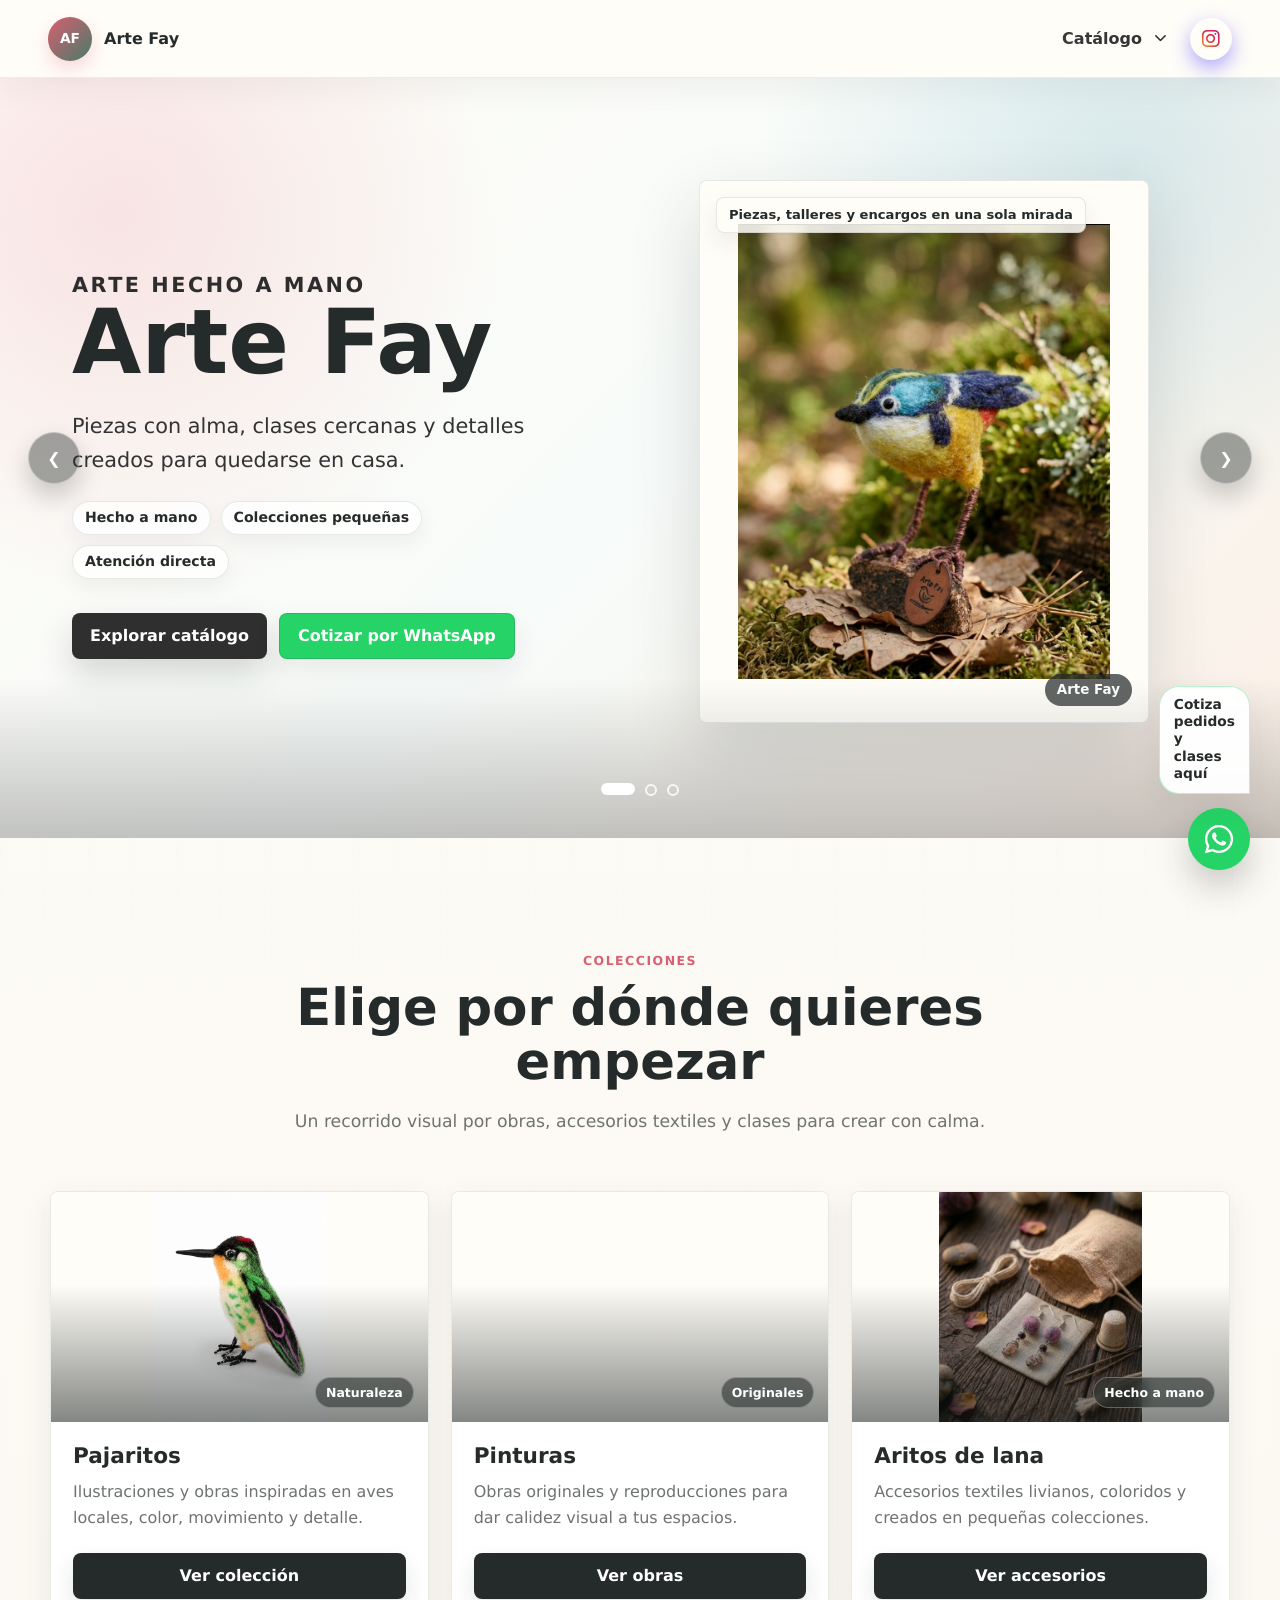
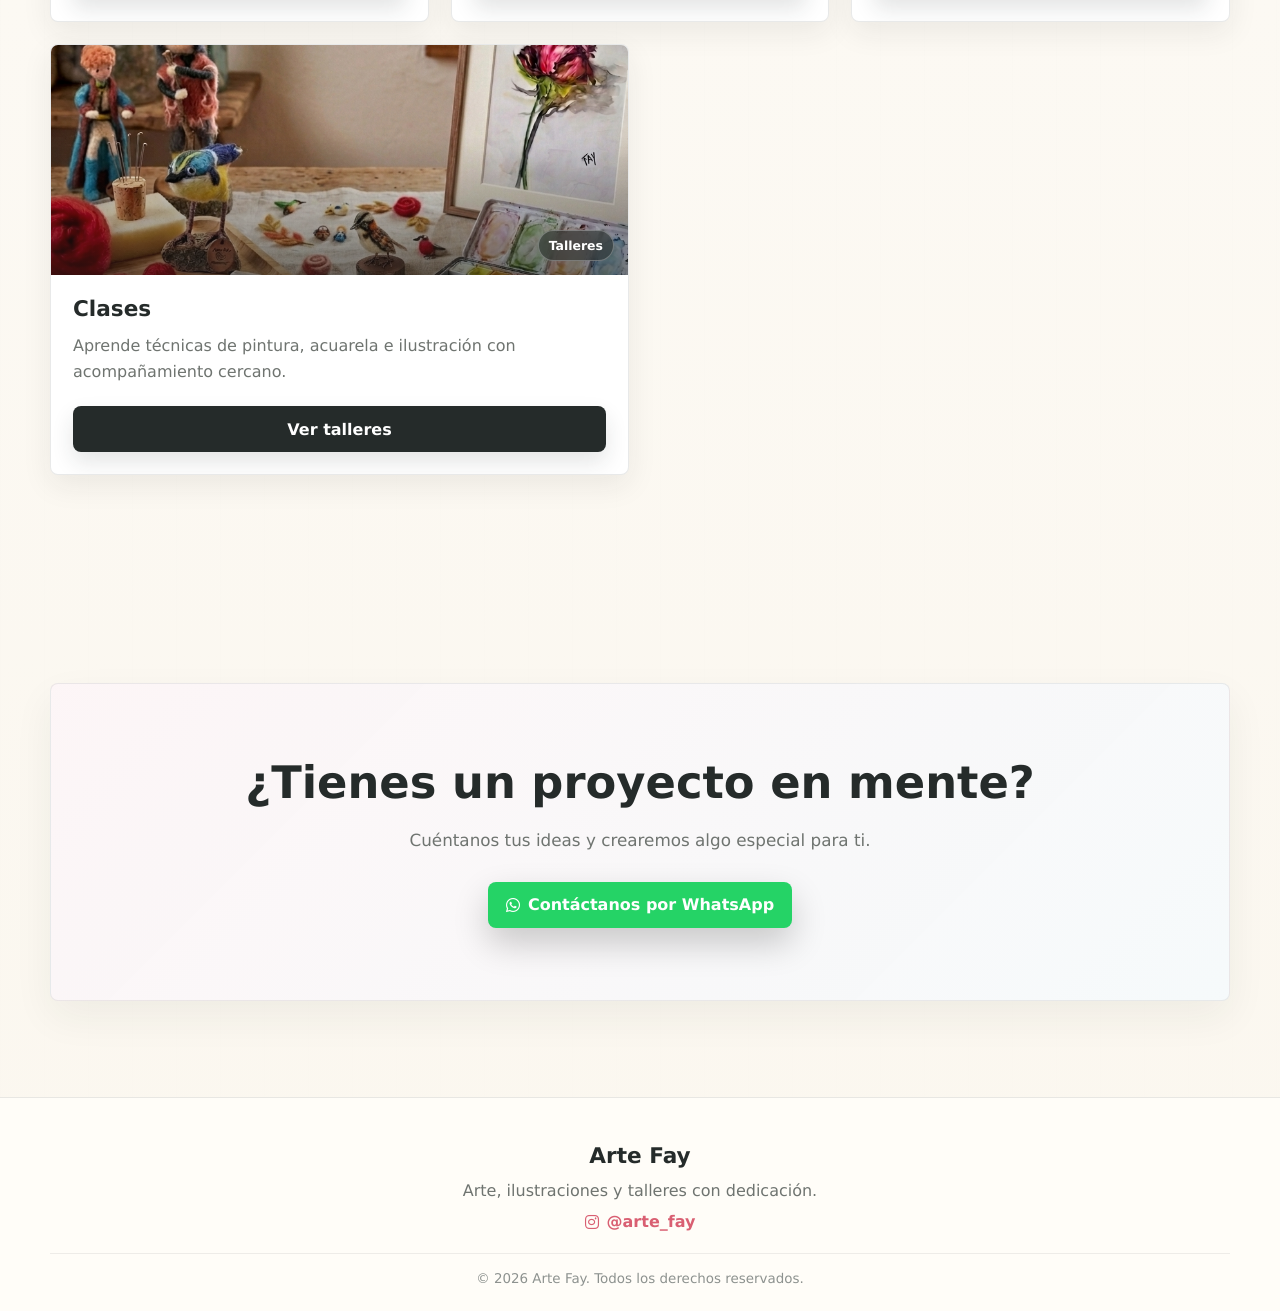
<file: index.html>
<!DOCTYPE html>
<html lang="es">
<head>
    <meta charset="UTF-8">
    <meta name="viewport" content="width=device-width, initial-scale=1.0">
    <meta name="description" content="Arte Fay: ilustraciones, pinturas, accesorios textiles, fotografía y clases de arte hechas con dedicación.">
    <link rel="stylesheet" href="Artcss.css">
    <link rel="stylesheet" href="https://cdnjs.cloudflare.com/ajax/libs/font-awesome/6.0.0/css/all.min.css">
    <title>Arte Fay | Arte, ilustraciones y talleres</title>
</head>
<body class="scroll">
    <header class="barra-navegacion">
        <a class="logo" href="index.html" aria-label="Ir al inicio de Arte Fay">
            <span class="logo-mark" aria-hidden="true">AF</span>
            <span>Arte Fay</span>
        </a>

        <nav class="menu" aria-label="Navegación principal">
            <div class="dropdown">
                <button class="dropdown-toggle" type="button" aria-expanded="false">
                    <span class="gradient-text">Catálogo</span> <i class="fas fa-chevron-down" aria-hidden="true"></i>
                </button>
                <div class="dropdown-content">
                    <a href="#cat-pajaritos">Pajaritos</a>
                    <a href="#cat-pinturas">Pinturas</a>
                    <a href="#cat-aritos">Aritos de lana</a>
                    <a href="#cat-clases">Clases</a>
                </div>
            </div>

            <a class="nav-social" href="https://www.instagram.com/arte_fay/" target="_blank" rel="noopener noreferrer" aria-label="Ver Instagram de Arte Fay">
                <i class="fab fa-instagram" aria-hidden="true"></i>
            </a>
        </nav>
    </header>

    <main>
        <section class="carrusel carrusel-principal" data-carrusel data-autoplay="true" data-intervalo="5200" aria-label="Imágenes destacadas de Arte Fay">
            <div class="carrusel-ventana">
                <div class="carrusel-pista">
                    
                    <article class="carrusel-slide">
                        <button class="carrusel-boton-imagen" type="button" data-lightbox-src="WebMadre/Fiu_Portada.png" data-lightbox-title="Arte Fay" data-hero-note="Piezas, talleres y encargos en una sola mirada" data-lightbox-alt="Composición artística de Arte Fay">
                            <img class="imagen-responsiva carrusel-imagen" src="WebMadre_2.6/Fiu_Portada.png" alt="Composición artística de Arte Fay">
                        </button>
                        <div class="carrusel-contenido reveal">
                            <p class="hero-kicker kicker-especial">Arte hecho a mano</p>
                            <h2>Arte Fay</h2>
                            <p>Piezas con alma, clases cercanas y detalles creados para quedarse en casa.</p>
                            <ul class="hero-confianza" aria-label="Detalles de la colección">
                                <li>Hecho a mano</li>
                                <li>Colecciones pequeñas</li>
                                <li>Atención directa</li>
                            </ul>
                            <div class="hero-actions">
                                <a class="btn-primario" href="#catalogo">Explorar catálogo</a>
                                <a class="btn-secundario" href="https://wa.me/56932930827?text=%C2%A1Hola!%20Me%20gustar%C3%ADa%20consultar%20por%20Arte%20Fay." target="_blank" rel="noopener noreferrer">Cotizar por WhatsApp</a>
                            </div>
                        </div>
                    </article>

                    <article class="carrusel-slide">
                        <button class="carrusel-boton-imagen" type="button" data-lightbox-src="assets/hero-pajaros.png" data-lightbox-title="Pajaritos" data-hero-note="Colección natural para regalar, decorar o coleccionar" data-lightbox-alt="Ilustración de pajaritos en estilo Arte Fay">
                            <img class="imagen-responsiva carrusel-imagen" src="WebMadre_2.6/Portada_2.png" alt="Ilustración de pajaritos en estilo Arte Fay">
                        </button>
                        <div class="carrusel-contenido reveal">
                            <p class="hero-kicker kicker-especial">Colección destacada</p>
                            <h2>Aritos</h2>
                            <p>Ilustraciones inspiradas color suave y detalles hechos a mano.</p>
                            <ul class="hero-confianza" aria-label="Detalles de la colección">
                                <li>Listos para regalar</li>
                                <li>Detalles naturales</li>
                                <li>Consulta stock</li>
                            </ul>
                            <div class="hero-actions">
                                <a class="btn-primario" href="Arte_Fay_Aritos.html">Ver Aritos</a>
                            </div>
                        </div>
                    </article>

                    <article class="carrusel-slide">
                        <button class="carrusel-boton-imagen" type="button" data-lightbox-src="assets/hero-acuarelas.png" data-lightbox-title="Acuarelas" data-hero-note="Obras originales y clases para crear con calma" data-lightbox-alt="Acuarelas y manchas de color Arte Fay">
                            <img class="imagen-responsiva carrusel-imagen" src="WebMadre_2.6/Acuarela_Portada.png" alt="Acuarelas y manchas de color Arte Fay">
                        </button>
                        <div class="carrusel-contenido reveal">
                            <p class="hero-kicker kicker-especial">Obras y talleres</p>
                            <h2>Acuarelas</h2>
                            <p>Capas de color, texturas delicadas y obras para mirar con calma.</p>
                            <ul class="hero-confianza" aria-label="Detalles de pinturas y talleres">
                                <li>Obras originales</li>
                                <li>Encargos posibles</li>
                                <li>Talleres cercanos</li>
                            </ul>
                            <div class="hero-actions">
                                <a class="btn-primario" href="Arte_Fay_Pinturas.html">Ver pinturas</a>
                            </div>
                        </div>
                    </article>

                </div>
            </div>

            <button class="carrusel-control carrusel-control--anterior" type="button" data-carrusel-anterior aria-label="Imagen anterior">&#10094;</button>
            <button class="carrusel-control carrusel-control--siguiente" type="button" data-carrusel-siguiente aria-label="Imagen siguiente">&#10095;</button>
            <div class="carrusel-indicadores" data-carrusel-indicadores aria-label="Seleccionar imagen"></div>
        </section>  

        <section class="catalogo-seccion" id="catalogo">
            <div class="catalogo-header reveal">
                <span class="seccion-etiqueta">Colecciones</span>
                <h2 class="catalogo-titulo">Elige por dónde quieres empezar</h2>
                <p>Un recorrido visual por obras, accesorios textiles y clases para crear con calma.</p>
            </div>

            <div class="catalogo-grid">
                <article id="cat-pajaritos" class="tarjeta-categoria reveal">
                    <a class="tarjeta-imagen" href="Arte_Fay_Pajaritos.html" aria-label="Ver sección Pajaritos">
                        <img class="imagen-responsiva imagen-cubierta1" src="assets/Picaflor_11.png" alt="Ilustración artística de pajaritos">
                        <span class="tarjeta-badge">Naturaleza</span>
                    </a>
                    <div class="tarjeta-info">
                        <h3>Pajaritos</h3>
                        <p>Ilustraciones y obras inspiradas en aves locales, color, movimiento y detalle.</p>
                        <a href="Arte_Fay_Pajaritos.html" class="btn-ver">Ver colección</a>
                    </div>
                </article>

                <article id="cat-pinturas" class="tarjeta-categoria reveal">
                    <a class="tarjeta-imagen" href="Arte_Fay_Pinturas.html" aria-label="Ver sección Pinturas">
                        <img class="imagen-responsiva imagen-cubierta1" src="WebMadre_2.6/Pintura_Portada_2.png" alt="Manchas de acuarela y pinceladas artísticas">
                        <span class="tarjeta-badge">Originales</span>
                    </a>
                    <div class="tarjeta-info">
                        <h3>Pinturas</h3>
                        <p>Obras originales y reproducciones para dar calidez visual a tus espacios.</p>
                        <a href="Arte_Fay_Pinturas.html" class="btn-ver">Ver obras</a>
                    </div>
                </article>

                <article id="cat-aritos" class="tarjeta-categoria reveal">
                    <a class="tarjeta-imagen" href="Arte_Fay_Aritos.html" aria-label="Ver sección Aritos de lana">
                        <img class="imagen-responsiva imagen-cubierta1" src="WebMadre_2.6/Portada_2.png" alt="Aritos textiles con colores cálidos">
                        <span class="tarjeta-badge">Hecho a mano</span>
                    </a>
                    <div class="tarjeta-info">
                        <h3>Aritos de lana</h3>
                        <p>Accesorios textiles livianos, coloridos y creados en pequeñas colecciones.</p>
                        <a href="Arte_Fay_Aritos.html" class="btn-ver">Ver accesorios</a>
                    </div>
                </article>

                <article id="cat-clases" class="tarjeta-categoria reveal">
                    <a class="tarjeta-imagen" href="Arte_Fay_Clases.html" aria-label="Ver clases de Arte Fay">
                        <img class="imagen-responsiva imagen-cubierta5" src="WebMadre_2.6/Clases_1.png" alt="Materiales de arte para clases y talleres">
                        <span class="tarjeta-badge">Talleres</span>
                    </a>
                    <div class="tarjeta-info">
                        <h3>Clases</h3>
                        <p>Aprende técnicas de pintura, acuarela e ilustración con acompañamiento cercano.</p>
                        <a href="Arte_Fay_Clases.html" class="btn-ver">Ver talleres</a>
                    </div>
                </article>
            </div>
        </section>

        <section class="cta-seccion" aria-label="Llama a la acción">
            <div class="cta-contenido reveal">
                <h2>¿Tienes un proyecto en mente?</h2>
                <p>Cuéntanos tus ideas y crearemos algo especial para ti.</p>
                <div class="cta-acciones">
                    <a class="btn-primario" href="https://wa.me/56932930827?text=%C2%A1Hola!%20Tengo%20un%20proyecto%20en%20mente%20para%20Arte%20Fay." target="_blank" rel="noopener noreferrer">
                        <i class="fab fa-whatsapp "></i> Contáctanos por WhatsApp 
                    </a>
                </div>
            </div>
        </section>
    </main>

    <div class="whatsapp-container">
        <div class="whatsapp-menu" id="waMenu" aria-hidden="true">
            <div class="wa-menu-header">
                <h4>¿Cómo te podemos ayudar?</h4>
                <p>Selecciona una opción para chatear:</p>
            </div>
            <div class="wa-menu-body">
                <a href="https://wa.me/56932930827?text=%C2%A1Hola!%20Me%20gustar%C3%ADa%20agendar%20una%20clase%20de%20arte." target="_blank" rel="noopener noreferrer" class="wa-option">
                    <i class="fas fa-graduation-cap" aria-hidden="true"></i> Quiero agendar una clase
                </a>
                <a href="https://wa.me/56932930827?text=%C2%A1Hola!%20Me%20interesa%20hacer%20un%20pedido%20de%20un%20producto." target="_blank" rel="noopener noreferrer" class="wa-option">
                    <i class="fas fa-shopping-basket" aria-hidden="true"></i> Quiero hacer un pedido
                </a>
                <a href="https://wa.me/56932930827?text=%C2%A1Hola!%20Tengo%20una%20consulta%20sobre%20Arte%20Fay." target="_blank" rel="noopener noreferrer" class="wa-option">
                    <i class="fas fa-comment-dots" aria-hidden="true"></i> Otra consulta
                </a>
            </div>
        </div>
        <div class="wa-bubble">Cotiza pedidos y clases aquí</div>
        <button class="btn-whatsapp-flotante" type="button" onclick="toggleWhatsAppMenu(event)" title="Contacto WhatsApp" aria-label="Abrir opciones de WhatsApp" aria-expanded="false" aria-controls="waMenu">
            <i class="fab fa-whatsapp" aria-hidden="true"></i>
        </button>
    </div>

    <footer class="pie-pagina">
        <div class="footer-contenido">
            <a class="footer-logo" href="index.html">Arte Fay</a>
            <p class="footer-frase">Arte, ilustraciones y talleres con dedicación.</p>
            <a class="footer-instagram" href="https://www.instagram.com/arte_fay/" target="_blank" rel="noopener noreferrer">
                <i class="fab fa-instagram" aria-hidden="true"></i> @arte_fay
            </a>
        </div>
        <div class="footer-derechos">
            <p>&copy; 2026 Arte Fay. Todos los derechos reservados.</p>
        </div>
    </footer>

    <script src="Art.js"></script>
</body>
</html>
</file>
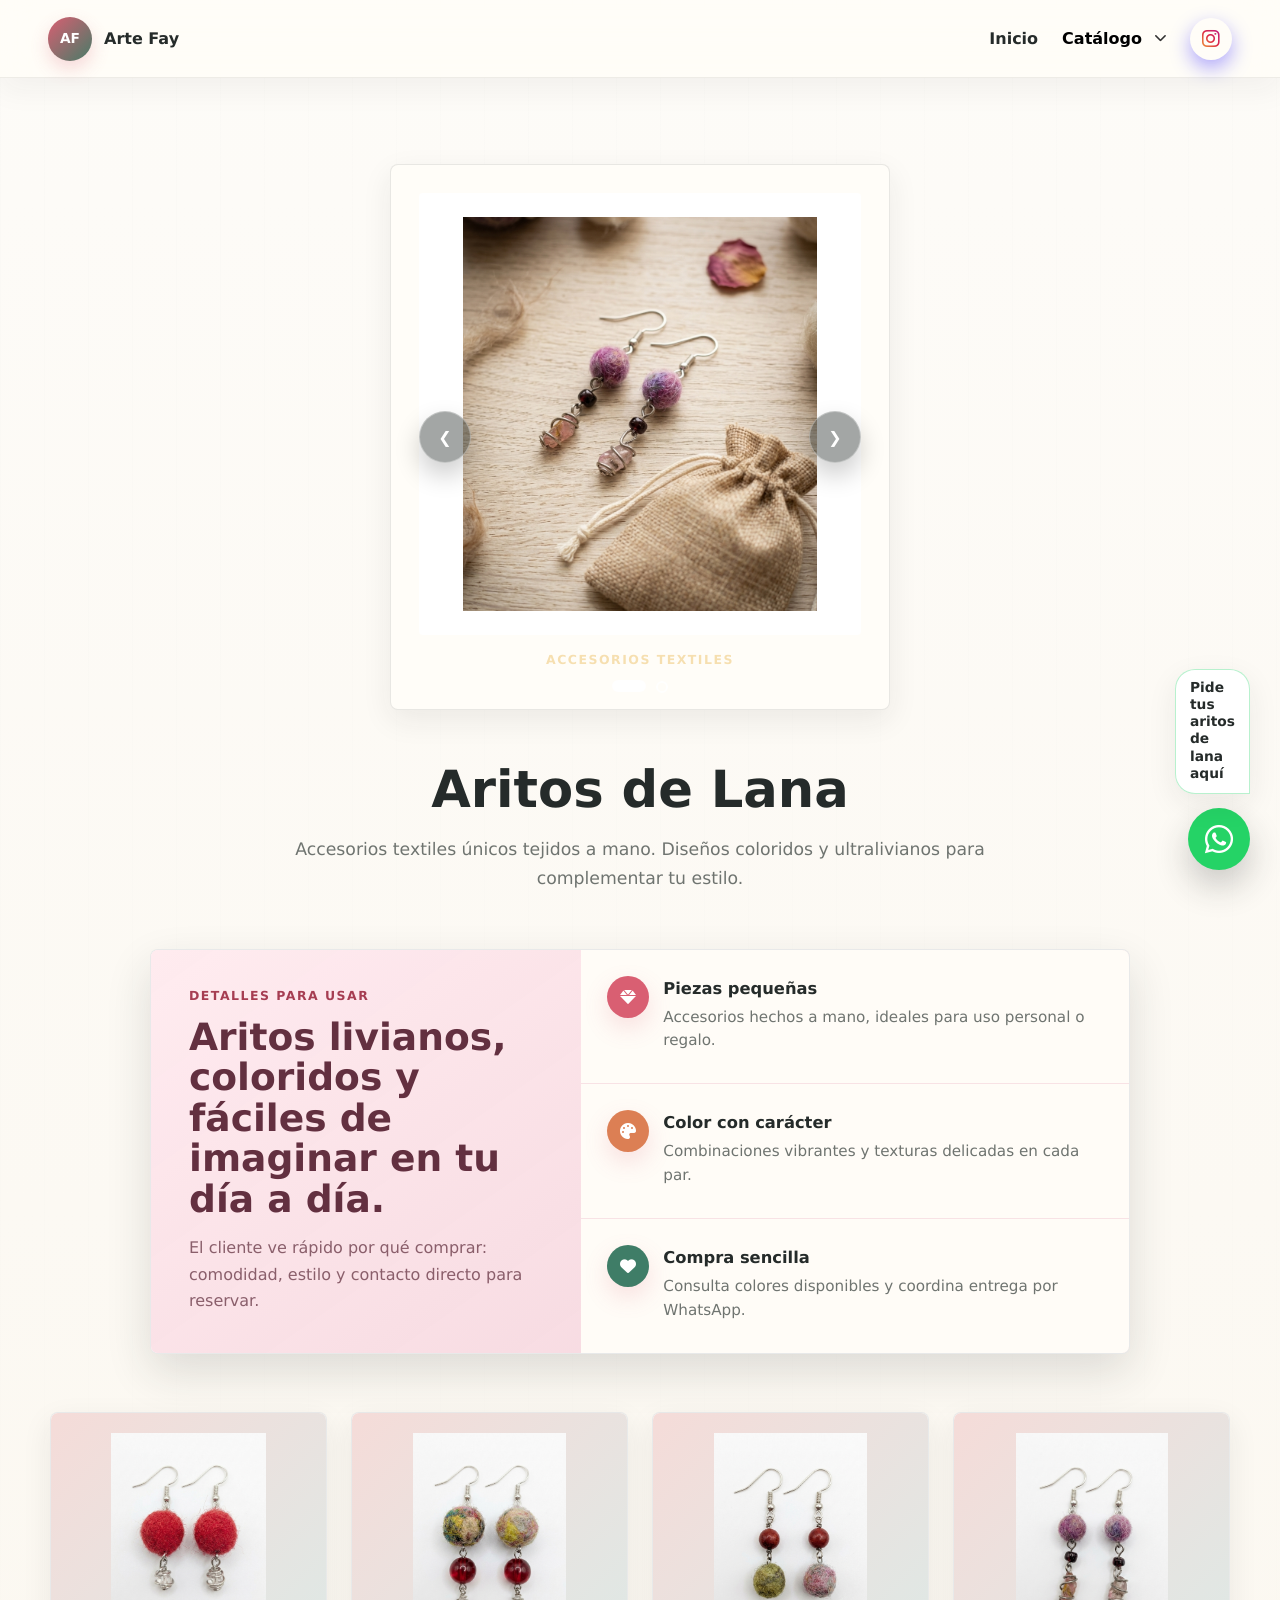
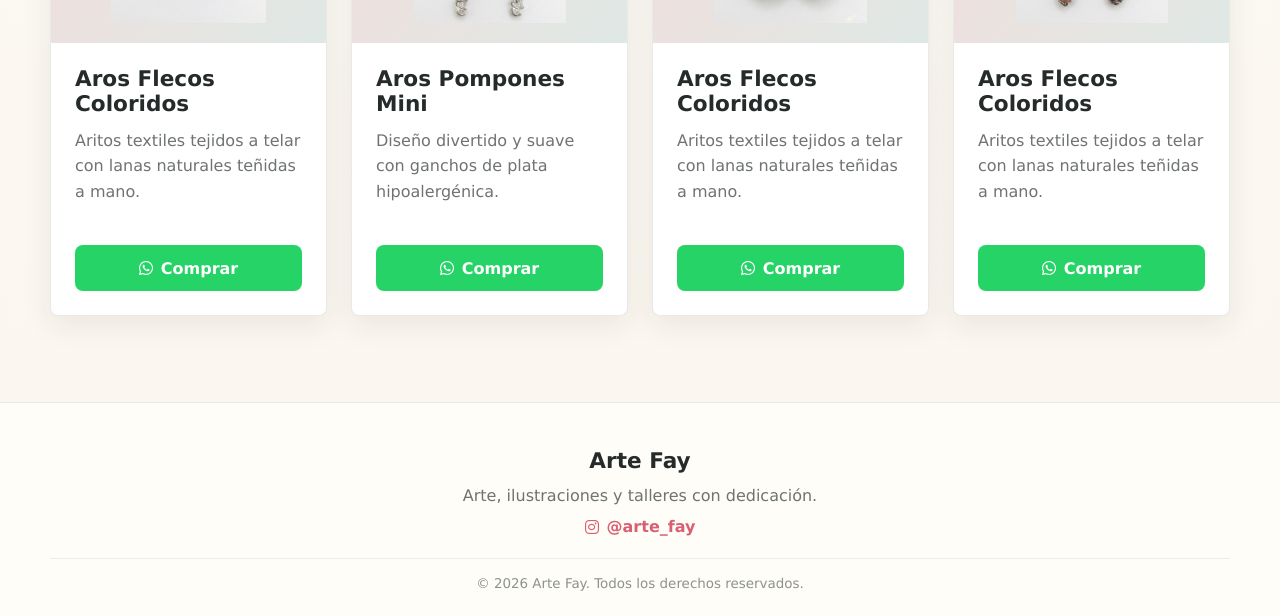
<file: Arte_Fay_Aritos.html>
<!DOCTYPE html>
<html lang="es">
<head>
    <meta charset="UTF-8">
    <meta name="viewport" content="width=device-width, initial-scale=1.0">
    <link rel="stylesheet" href="Artcss.css">   
    <link rel="stylesheet" href="https://cdnjs.cloudflare.com/ajax/libs/font-awesome/6.0.0/css/all.min.css">
    <title>Aritos de Lana - Arte Fay</title>   
</head>
<body class="scroll">

    <!-- Barra de Navegación -->
    <header class="barra-navegacion">
        <a class="logo" href="index.html" aria-label="Ir al inicio de Arte Fay">
            <span class="logo-mark" aria-hidden="true">AF</span>
            <span>Arte Fay</span>
        </a>
        <nav class="menu" aria-label="Navegación principal">
            <a href="index.html">Inicio</a>
            <div class="dropdown">
                <button class="dropdown-toggle" type="button" aria-expanded="false">
                    Catálogo <i class="fas fa-chevron-down" aria-hidden="true"></i>
                </button>
                <div class="dropdown-content">
                    <a href="Arte_Fay_Pajaritos.html">Pajaritos</a>
                    <a href="Arte_Fay_Pinturas.html">Pinturas</a>
                    <a href="Arte_Fay_Aritos.html">Aritos</a>
                    <a href="Arte_Fay_Clases.html">Clases</a>
                </div>
            </div>
            <a class="nav-social" href="https://www.instagram.com/arte_fay/" target="_blank" rel="noopener noreferrer" aria-label="Ver Instagram de Arte Fay">
                <i class="fab fa-instagram" aria-hidden="true"></i>
            </a>
        </nav>
    </header>

    <!-- Catálogo de Aritos de Lana -->
    <main class="tienda-seccion">
        <section class="clases-intro">
            <div class="carrusel carrusel-producto" data-carrusel data-autoplay="true" data-intervalo="4800" aria-label="Aritos destacados">
                <div class="carrusel-ventana">
                    <div class="carrusel-pista">
                        <article class="carrusel-slide is-active">
                            <button class="carrusel-boton-imagen" type="button" data-lightbox-src="assets/categoria-aritos.png" data-lightbox-title="Aritos de lana" data-lightbox-alt="Aritos textiles Arte Fay">
                                <img class="imagen-responsiva carrusel-imagen" src="WebMadre_2.6/Arito_1.png" alt="Aritos textiles Arte Fay">
                            </button>
                            <div class="carrusel-contenido">
                                <span class="seccion-etiqueta">Accesorios textiles</span>
                            </div>
                        </article>

                        <article class="carrusel-slide">
                            <button class="carrusel-boton-imagen" type="button" data-lightbox-src="assets/hero-inicio.png" data-lightbox-title="Hecho a mano" data-lightbox-alt="Detalles hechos a mano Arte Fay">
                                <img class="imagen-responsiva carrusel-imagen" src="WebMadre_2.6/Portada_2.png" alt="Detalles hechos a mano Arte Fay">
                            </button>
                            <div class="carrusel-contenido">
                                <span class="seccion-etiqueta">Color para regalar</span>
                            </div>
                        </article> 

                        <!--<article class="carrusel-slide">
                            <button class="carrusel-boton-imagen" type="button" data-lightbox-src="assets/categoria-aritos.png" data-lightbox-title="Livianos y coloridos" data-lightbox-alt="Detalle de accesorios textiles Arte Fay">
                                <img class="imagen-responsiva carrusel-imagen" src="WebMadre_2.6/Aritos_3.png" alt="Detalle de accesorios textiles Arte Fay">
                            </button>
                            <div class="carrusel-contenido">
                                <span class="seccion-etiqueta">Compra directa</span>
                            </div>
                        </article> -->
                    </div> 
                </div>

                <button class="carrusel-control carrusel-control--anterior" type="button" data-carrusel-anterior aria-label="Imagen anterior">&#10094;</button>
                <button class="carrusel-control carrusel-control--siguiente" type="button" data-carrusel-siguiente aria-label="Imagen siguiente">&#10095;</button>
                <div class="carrusel-indicadores" data-carrusel-indicadores aria-label="Seleccionar imagen"></div>
            </div>
        </section>


        <div class="clases-intro">
            <h1>Aritos de Lana</h1>
            <p>Accesorios textiles únicos tejidos a mano. Diseños coloridos y ultralivianos para complementar tu estilo.</p>
        </div>
        <section class="venta-panel venta-panel--aritos reveal" aria-label="Razones para comprar aritos Arte Fay">
            <div class="venta-panel__mensaje">
                <span class="seccion-etiqueta">Detalles para usar</span>
                <h2>Aritos livianos, coloridos y fáciles de imaginar en tu día a día.</h2>
                <p>El cliente ve rápido por qué comprar: comodidad, estilo y contacto directo para reservar.</p>
            </div>
            <ul class="venta-panel__lista">
                <li class="venta-beneficio">
                    <i class="fa-solid fa-gem" aria-hidden="true"></i>
                    <span><strong>Piezas pequeñas</strong> Accesorios hechos a mano, ideales para uso personal o regalo.</span>
                </li>
                <li class="venta-beneficio">
                    <i class="fa-solid fa-palette" aria-hidden="true"></i>
                    <span><strong>Color con carácter</strong> Combinaciones vibrantes y texturas delicadas en cada par.</span>
                </li>
                <li class="venta-beneficio">
                    <i class="fa-solid fa-heart" aria-hidden="true"></i>
                    <span><strong>Compra sencilla</strong> Consulta colores disponibles y coordina entrega por WhatsApp.</span>
                </li>
            </ul>
        </section>
        
        <div class="productos-grid">
            <!-- Producto 1 -->
            <div class="tarjeta-producto">
                <div class="producto-imagen">
                    <img src="WebMadre_2.6/Aritos_2.png" alt="Aros de Lana Modelo 1">
                </div>
                <div class="producto-info">
                    <h3>Aros Flecos Coloridos</h3>
                    <p>Aritos textiles tejidos a telar con lanas naturales teñidas a mano.</p>
                    <span class="producto-precio"></span>
                    <a href="https://wa.me/56932930827?text=¡Hola!%20Me%20interesa%20comprar%20los%20Aros%20Flecos%20Coloridos." target="_blank" rel="noopener noreferrer" class="btn-comprar">
                        <i class="fab fa-whatsapp"></i> Comprar
                    </a>
                </div>
            </div>

            <!-- Producto 2 -->
            <div class="tarjeta-producto">
                <div class="producto-imagen">
                    <img src="WebMadre_2.6/Aritos_3.png" alt="Aros de Lana Modelo 2">
                </div>
                <div class="producto-info">
                    <h3>Aros Pompones Mini</h3>
                    <p>Diseño divertido y suave con ganchos de plata hipoalergénica.</p>
                    <span class="producto-precio"></span>
                    <a href="https://wa.me/56932930827?text=¡Hola!%20Me%20interesa%20comprar%20los%20Aros%20Pompones%20Mini." target="_blank" rel="noopener noreferrer" class="btn-comprar">
                        <i class="fab fa-whatsapp"></i> Comprar
                    </a>
                </div>
            </div>

                        <div class="tarjeta-producto">
                <div class="producto-imagen">
                    <img src="WebMadre_2.6/Aritos_4.png" alt="Aros de Lana Modelo 1">
                </div>
                <div class="producto-info">
                    <h3>Aros Flecos Coloridos</h3>
                    <p>Aritos textiles tejidos a telar con lanas naturales teñidas a mano.</p>
                    <span class="producto-precio"></span>
                    <a href="https://wa.me/56932930827?text=¡Hola!%20Me%20interesa%20comprar%20los%20Aros%20Flecos%20Coloridos." target="_blank" rel="noopener noreferrer" class="btn-comprar">
                        <i class="fab fa-whatsapp"></i> Comprar
                    </a>
                </div>
            </div>

                        <div class="tarjeta-producto">
                <div class="producto-imagen">
                    <img src="WebMadre_2.6/Aritos_5.png" alt="Aros de Lana Modelo 1">
                </div>
                <div class="producto-info">
                    <h3>Aros Flecos Coloridos</h3>
                    <p>Aritos textiles tejidos a telar con lanas naturales teñidas a mano.</p>
                    <span class="producto-precio"></span>
                    <a href="https://wa.me/56932930827?text=¡Hola!%20Me%20interesa%20comprar%20los%20Aros%20Flecos%20Coloridos." target="_blank" rel="noopener noreferrer" class="btn-comprar">
                        <i class="fab fa-whatsapp"></i> Comprar
                    </a>
                </div>
            </div>
        </div>
    </main>

    <!-- Componente Flotante de WhatsApp con Globo Personalizado -->
    <div class="whatsapp-container">
        <div class="whatsapp-menu" id="waMenu" aria-hidden="true">
            <div class="wa-menu-header">
                <h4>¿Cómo te podemos ayudar?</h4>
                <p>Selecciona una opción para chatear:</p>
            </div>
            <div class="wa-menu-body">
                <a href="https://wa.me/56932930827?text=¡Hola!%20Me%20gustaría%20agendar%20una%20clase%20de%20arte." target="_blank" rel="noopener noreferrer" class="wa-option">
                    <i class="fas fa-graduation-cap" aria-hidden="true"></i> Quiero agendar una clase
                </a>
                <a href="https://wa.me/56932930827?text=¡Hola!%20Me%20interesa%20hacer%20un%20pedido%20de%20un%20producto." target="_blank" rel="noopener noreferrer" class="wa-option">
                    <i class="fas fa-shopping-basket" aria-hidden="true"></i> Quiero hacer un pedido
                </a>
                <a href="https://wa.me/56932930827?text=¡Hola!%20Tengo%20una%20consulta%20sobre%20Arte%20Fay." target="_blank" rel="noopener noreferrer" class="wa-option">
                    <i class="fas fa-comment-dots" aria-hidden="true"></i> Otra consulta
                </a>
            </div>
        </div>
        <div class="wa-bubble">Pide tus aritos de lana aquí</div>
        <button class="btn-whatsapp-flotante" type="button" onclick="toggleWhatsAppMenu(event)" title="Contacto WhatsApp" aria-label="Abrir opciones de WhatsApp" aria-expanded="false" aria-controls="waMenu">
            <i class="fab fa-whatsapp" aria-hidden="true"></i>
        </button>
    </div>
        <!-- Pie de Página (Footer) Simplificado -->
    <footer class="pie-pagina">
        <div class="footer-contenido">
            <a class="footer-logo" href="index.html">Arte Fay</a>
            <p class="footer-frase">Arte, ilustraciones y talleres con dedicación.</p>
            <a class="footer-instagram" href="https://www.instagram.com/arte_fay/" target="_blank" rel="noopener noreferrer">
                <i class="fab fa-instagram" aria-hidden="true"></i> @arte_fay
            </a>
        </div>
        <div class="footer-derechos">
            <p>&copy; 2026 Arte Fay. Todos los derechos reservados.</p>
        </div>
    </footer>


    <script src="Art.js"></script>
</body>
</html>
</file>
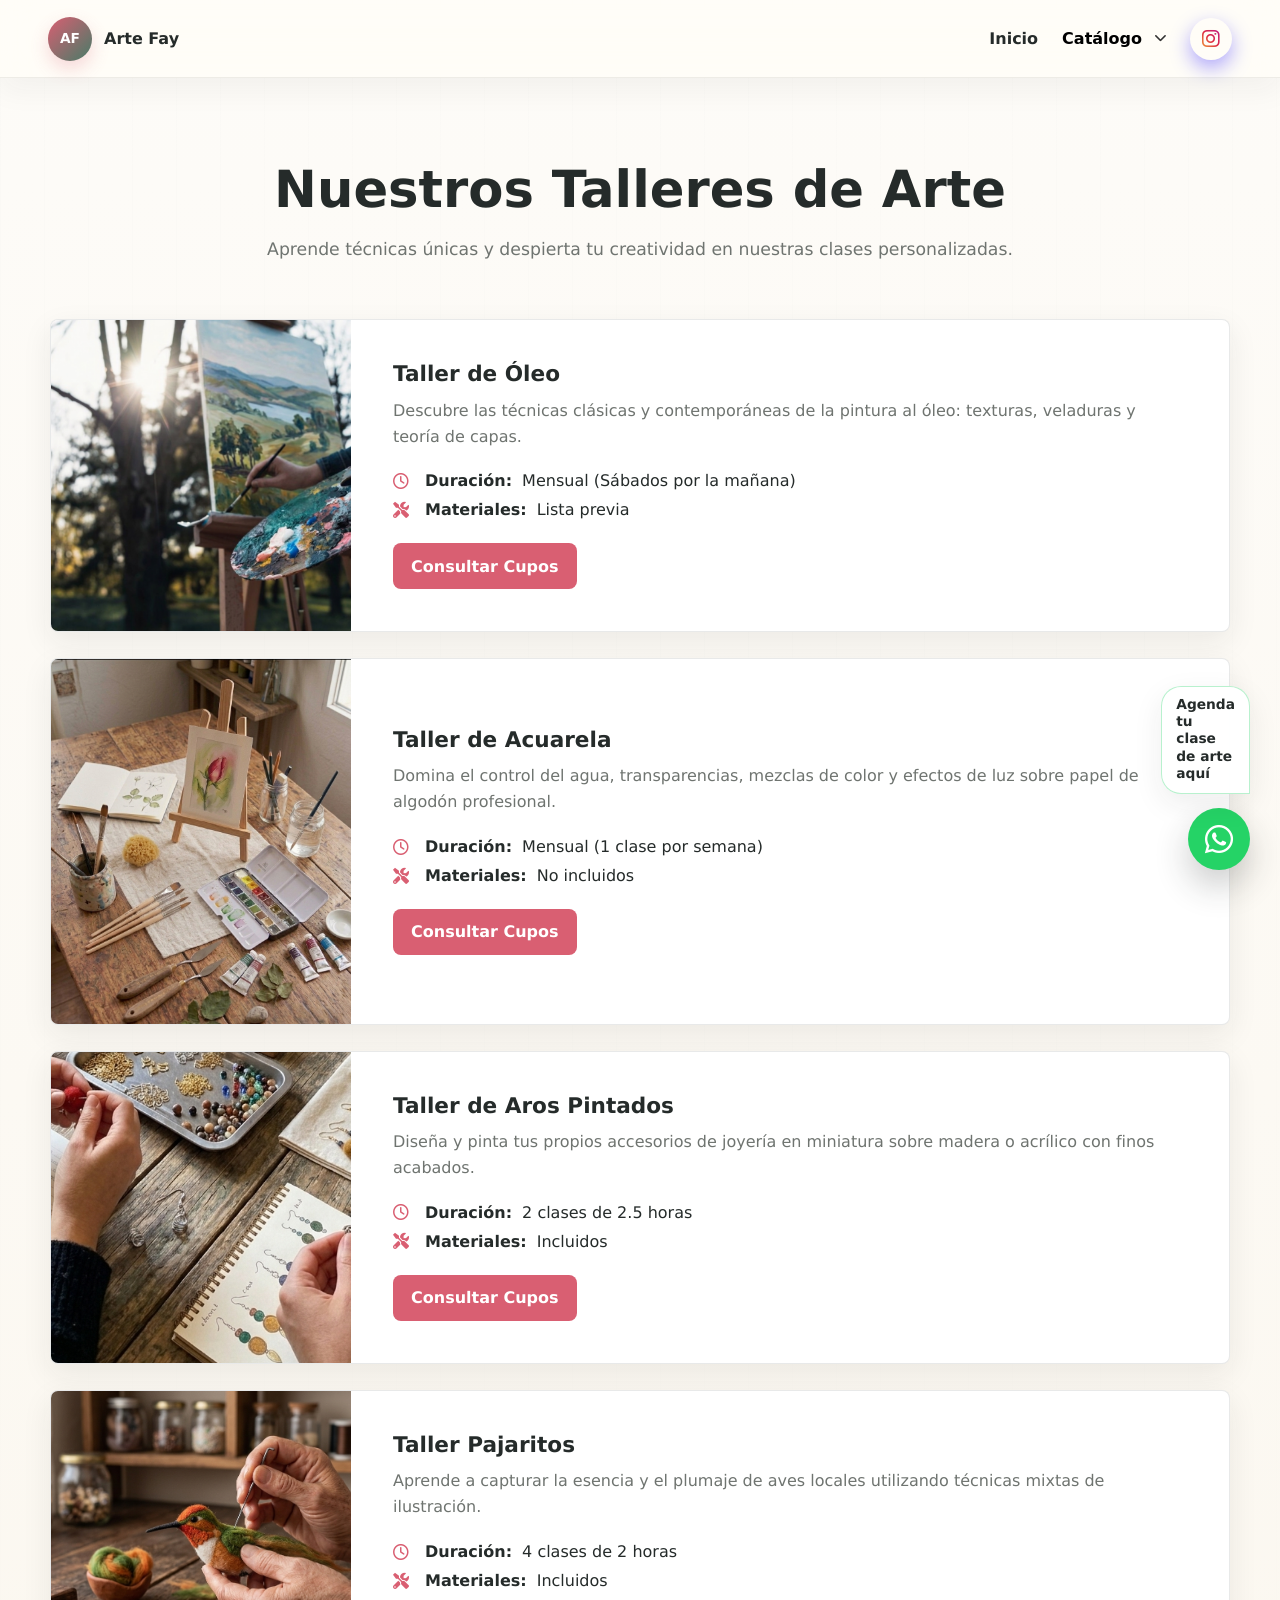
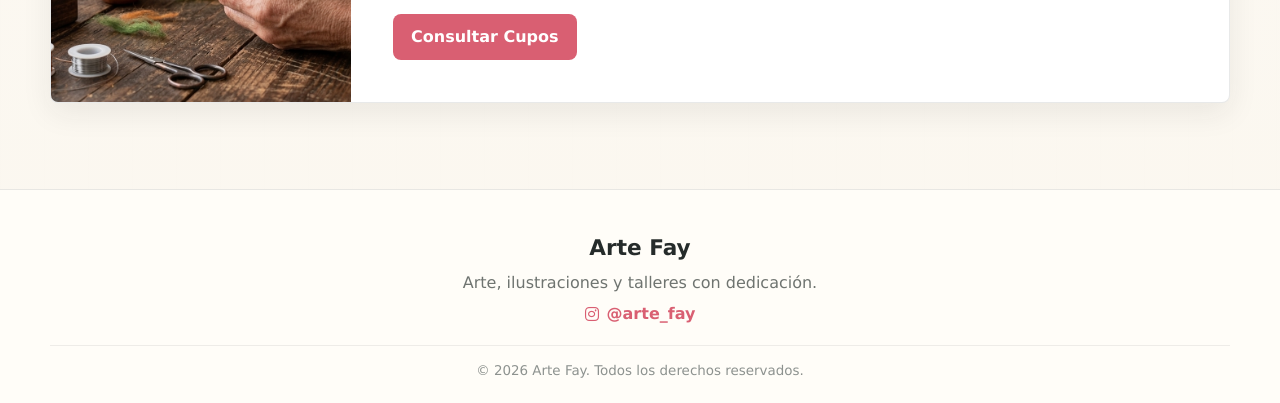
<file: Arte_Fay_Clases.html>
<!DOCTYPE html>
<html lang="es">
<head>
    <meta charset="UTF-8">
    <meta name="viewport" content="width=device-width, initial-scale=1.0">
    <!-- Reutilizamos tus estilos base y agregamos FontAwesome -->
    <link rel="stylesheet" href="Artcss.css">   
    <link rel="stylesheet" href="https://cdnjs.cloudflare.com/ajax/libs/font-awesome/6.0.0/css/all.min.css">
    <title>Clases de Arte - Arte Fay</title>   
</head>
<body class="scroll">

    <!-- Barra de Navegación (Se mantiene idéntica para poder regresar) -->
    <header class="barra-navegacion">
        <a class="logo" href="index.html" aria-label="Ir al inicio de Arte Fay">
            <span class="logo-mark" aria-hidden="true">AF</span>
            <span>Arte Fay</span>
        </a>
        <nav class="menu" aria-label="Navegación principal">
            <a href="index.html">Inicio</a>
            <div class="dropdown">
                <button class="dropdown-toggle" type="button" aria-expanded="false">
                    Catálogo <i class="fas fa-chevron-down" aria-hidden="true"></i>
                </button>
                <div class="dropdown-content">
                    <a href="Arte_Fay_Pajaritos.html">Pajaritos</a>
                    <a href="Arte_Fay_Pinturas.html">Pinturas</a>
                    <a href="Arte_Fay_Aritos.html">Aritos</a>
                    <a href="Arte_Fay_Clases.html">Clases</a>
                </div>
            </div>
            <a class="nav-social" href="https://www.instagram.com/arte_fay/" target="_blank" rel="noopener noreferrer" aria-label="Ver Instagram de Arte Fay">
                <i class="fab fa-instagram" aria-hidden="true"></i>
            </a>
        </nav>
    </header>

    <!-- Sección de Clases y Talleres -->
    <section class="clases-seccion">
        <div class="clases-intro">
            <h1>Nuestros Talleres de Arte</h1>
            <p>Aprende técnicas únicas y despierta tu creatividad en nuestras clases personalizadas.</p>
        </div>
        

        <div class="clases-container">
                        <!-- Taller 4: Óleo -->
            <div class="tarjeta-clase">
                <div class="clase-imagen">
                    <img src="WebMadre_2.6/Clases_4.png" alt="Taller Óleo">
                </div>
                <div class="clase-info">
                    <h2>Taller de Óleo</h2>
                    <p class="clase-descripcion">Descubre las técnicas clásicas y contemporáneas de la pintura al óleo: texturas, veladuras y teoría de capas.</p>
                    <ul class="clase-detalles">
                        <li><i class="far fa-clock"></i> <strong>Duración:</strong> Mensual (Sábados por la mañana)</li>
                        <li><i class="fas fa-tools"></i> <strong>Materiales:</strong> Lista previa</li>
                    </ul>
                    <a href="https://wa.me/56932930827?text=¡Hola!%20Me%20interesa%20inscribirme%20en%20el%20Taller%20de%20Óleo." target="_blank" rel="noopener noreferrer" class="btn-inscribir">Consultar Cupos</a>
                </div>
            </div>
            
            <!-- Taller 3: Acuarela -->
            <div class="tarjeta-clase">
                <div class="clase-imagen">
                    <img src="WebMadre_2.6/Clases_1.1.png" alt="Taller Acuarela">
                </div>
                <div class="clase-info">
                    <h2>Taller de Acuarela</h2>
                    <p class="clase-descripcion">Domina el control del agua, transparencias, mezclas de color y efectos de luz sobre papel de algodón profesional.</p>
                    <ul class="clase-detalles">
                        <li><i class="far fa-clock"></i> <strong>Duración:</strong> Mensual (1 clase por semana)</li>
                        <li><i class="fas fa-tools"></i> <strong>Materiales:</strong> No incluidos</li>
                    </ul>
                    <a href="https://wa.me/56932930827?text=¡Hola!%20Me%20interesa%20inscribirme%20en%20el%20Taller%20de%20Acuarela." target="_blank" rel="noopener noreferrer" class="btn-inscribir">Consultar Cupos</a>
                </div>
            </div>
            <!-- Taller 2: Aros -->
            <div class="tarjeta-clase">
                <div class="clase-imagen">
                    <img src="WebMadre_2.6/Clases_3.1.png" alt="Taller Aros">
                </div>
                <div class="clase-info">
                    <h2>Taller de Aros Pintados</h2>
                    <p class="clase-descripcion">Diseña y pinta tus propios accesorios de joyería en miniatura sobre madera o acrílico con finos acabados.</p>
                    <ul class="clase-detalles">
                        <li><i class="far fa-clock"></i> <strong>Duración:</strong> 2 clases de 2.5 horas</li>
                        <li><i class="fas fa-tools"></i> <strong>Materiales:</strong> Incluidos</li>
                    </ul>
                    <a href="https://wa.me/56932930827?text=¡Hola!%20Me%20interesa%20inscribirme%20en%20el%20Taller%20de%20Aros%20Pintados." target="_blank" rel="noopener noreferrer" class="btn-inscribir">Consultar Cupos</a>
                </div>
            </div>

            <!-- Taller 1: Pajaritos -->
            <div class="tarjeta-clase">
                <div class="clase-imagen">
                    <img src="WebMadre_2.6/Clases_5.1.png" alt="Taller Pajaritos">
                </div>
                <div class="clase-info">
                    <h2>Taller Pajaritos</h2>
                    <p class="clase-descripcion">Aprende a capturar la esencia y el plumaje de aves locales utilizando técnicas mixtas de ilustración.</p>
                    <ul class="clase-detalles">
                        <li><i class="far fa-clock"></i> <strong>Duración:</strong> 4 clases de 2 horas</li>
                        <li><i class="fas fa-tools"></i> <strong>Materiales:</strong> Incluidos</li>
                    </ul>
                    <a href="https://wa.me/56932930827?text=¡Hola!%20Me%20interesa%20inscribirme%20en%20el%20Taller%20de%20Pajaritos." target="_blank" rel="noopener noreferrer" class="btn-inscribir">Consultar Cupos</a>
                </div>
            </div>
        </div>
    </section>
    <!-- Componente Flotante de WhatsApp con Globo Personalizado -->
    <div class="whatsapp-container">
        <div class="whatsapp-menu" id="waMenu" aria-hidden="true">
            <div class="wa-menu-header">
                <h4>¿Cómo te podemos ayudar?</h4>
                <p>Selecciona una opción para chatear:</p>
            </div>
            <div class="wa-menu-body">
                <a href="https://wa.me/56932930827?text=¡Hola!%20Me%20gustaría%20agendar%20una%20clase%20de%20arte." target="_blank" rel="noopener noreferrer" class="wa-option">
                    <i class="fas fa-graduation-cap" aria-hidden="true"></i> Quiero agendar una clase
                </a>
                <a href="https://wa.me/56932930827?text=¡Hola!%20Me%20interesa%20hacer%20un%20pedido%20de%20un%20producto." target="_blank" rel="noopener noreferrer" class="wa-option">
                    <i class="fas fa-shopping-basket" aria-hidden="true"></i> Quiero hacer un pedido
                </a>
                <a href="https://wa.me/56932930827?text=¡Hola!%20Tengo%20una%20consulta%20sobre%20Arte%20Fay." target="_blank" rel="noopener noreferrer" class="wa-option">
                    <i class="fas fa-comment-dots" aria-hidden="true"></i> Otra consulta
                </a>
            </div>
        </div>
        <div class="wa-bubble">Agenda tu clase de arte aquí</div>
        <button class="btn-whatsapp-flotante" type="button" onclick="toggleWhatsAppMenu(event)" title="Contacto WhatsApp" aria-label="Abrir opciones de WhatsApp" aria-expanded="false" aria-controls="waMenu">
            <i class="fab fa-whatsapp" aria-hidden="true"></i>
        </button>
    </div>

    <!-- Pie de Página (Footer) Simplificado -->
    <footer class="pie-pagina">
        <div class="footer-contenido">
            <a class="footer-logo" href="index.html">Arte Fay</a>
            <p class="footer-frase">Arte, ilustraciones y talleres con dedicación.</p>
            <a class="footer-instagram" href="https://www.instagram.com/arte_fay/" target="_blank" rel="noopener noreferrer">
                <i class="fab fa-instagram" aria-hidden="true"></i> @arte_fay
            </a>
        </div>
        <div class="footer-derechos">
            <p>&copy; 2026 Arte Fay. Todos los derechos reservados.</p>
        </div>
    </footer>

<script src="Art.js"></script>
</body>
</html>
</file>
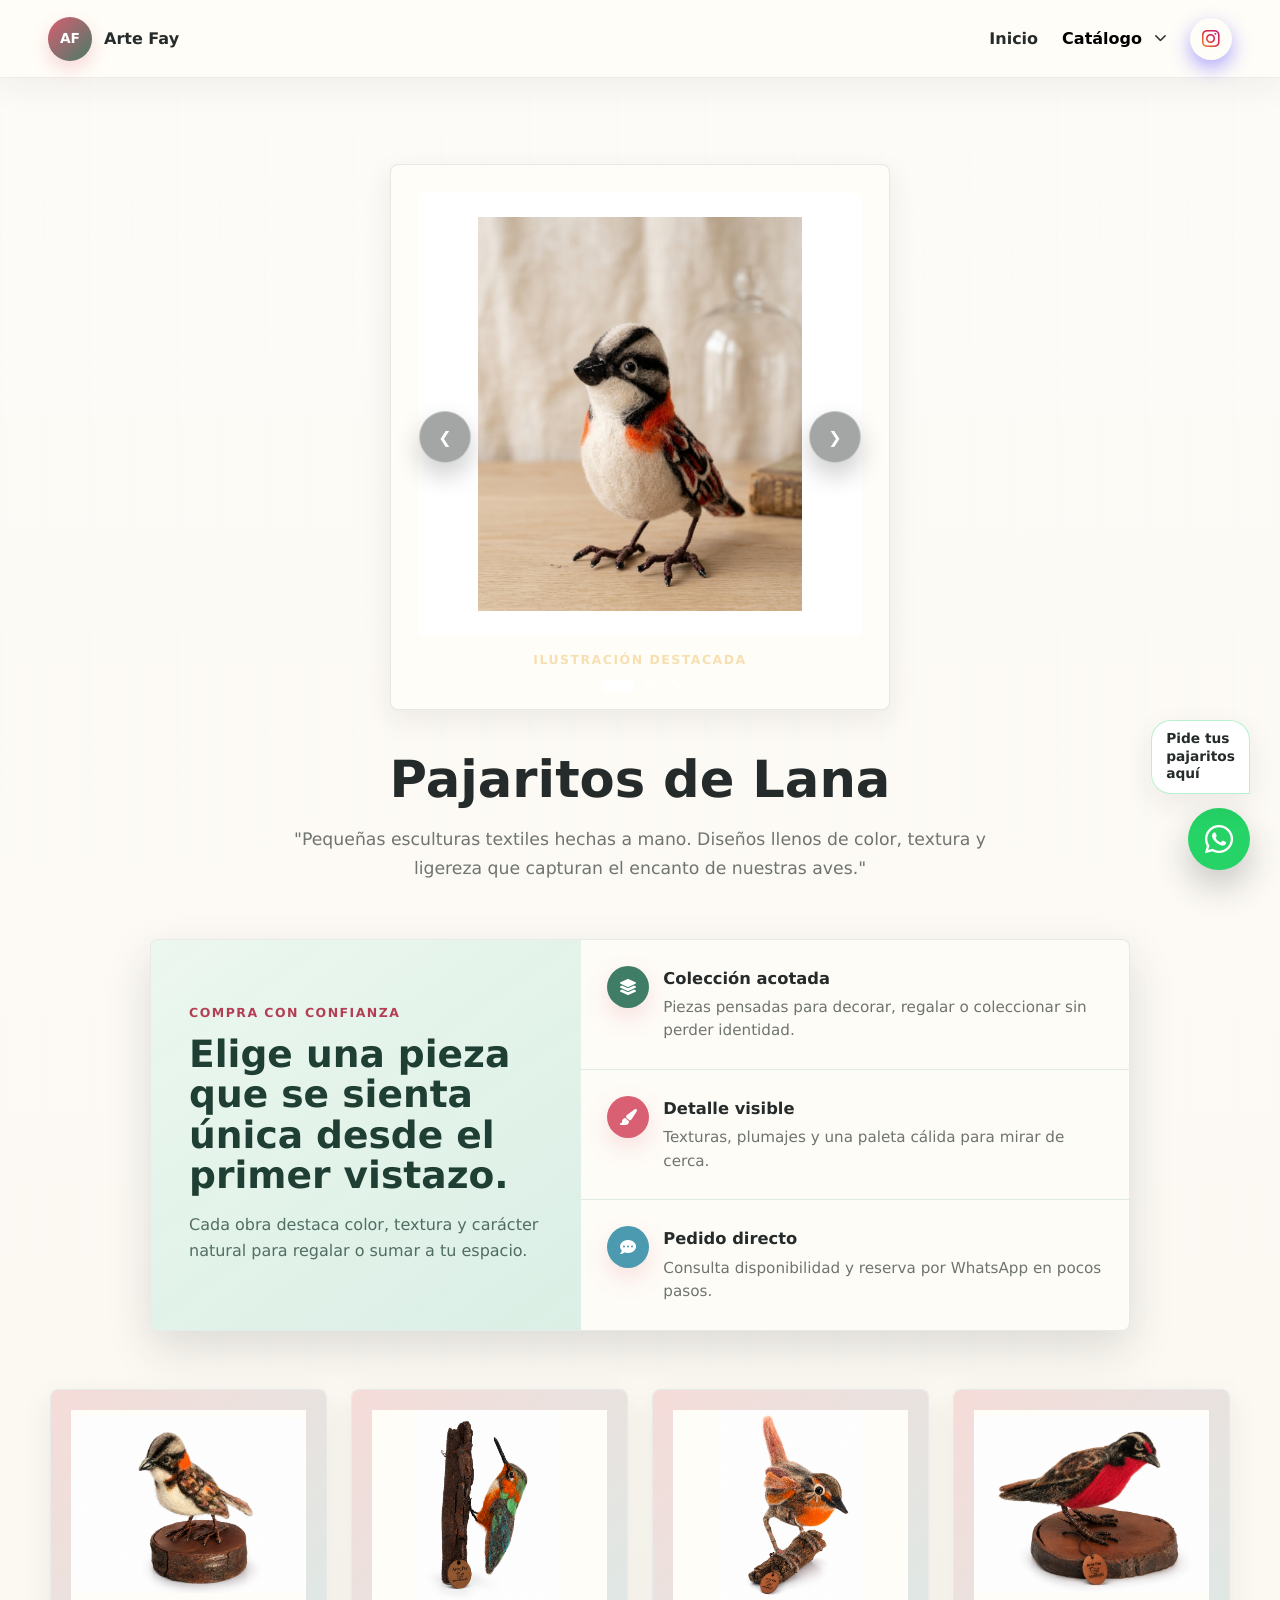
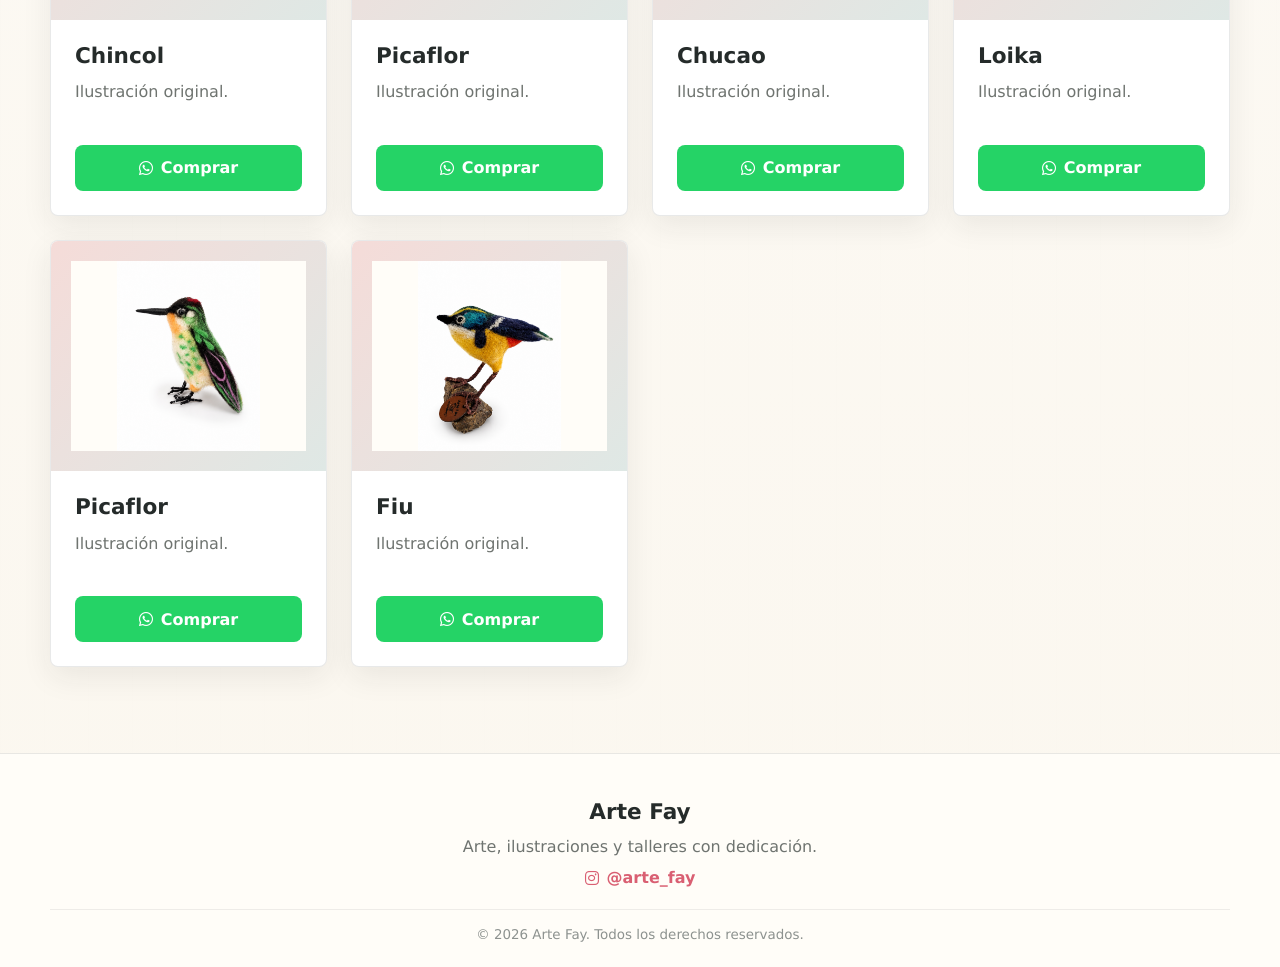
<file: Arte_Fay_Pajaritos.html>
<!DOCTYPE html>
<html lang="es">
<head>
    <meta charset="UTF-8">
    <meta name="viewport" content="width=device-width, initial-scale=1.0">
    <meta name="description" content="Colección Pajaritos de Arte Fay: ilustraciones de aves locales y obras hechas a mano.">
    <link rel="stylesheet" href="Artcss.css">
    <link rel="stylesheet" href="https://cdnjs.cloudflare.com/ajax/libs/font-awesome/6.0.0/css/all.min.css">
    <title>Pajaritos | Arte Fay</title>
</head>
<body class="scroll">
    <header class="barra-navegacion">
        <a class="logo" href="index.html" aria-label="Ir al inicio de Arte Fay">
            <span class="logo-mark" aria-hidden="true">AF</span>
            <span>Arte Fay</span>
        </a>

        <nav class="menu" aria-label="Navegación principal">
            <a href="index.html">Inicio</a>
            <div class="dropdown">
                <button class="dropdown-toggle" type="button" aria-expanded="false">
                    Catálogo <i class="fas fa-chevron-down" aria-hidden="true"></i>
                </button>
                <div class="dropdown-content">
                    <a href="Arte_Fay_Pajaritos.html">Pajaritos</a>
                    <a href="Arte_Fay_Pinturas.html">Pinturas</a>
                    <a href="Arte_Fay_Aritos.html">Aritos</a>
                    <a href="Arte_Fay_Clases.html">Clases</a>
                </div>
            </div>
            <a class="nav-social" href="https://www.instagram.com/arte_fay/" target="_blank" rel="noopener noreferrer" aria-label="Ver Instagram de Arte Fay">
                <i class="fab fa-instagram" aria-hidden="true"></i>
            </a>
        </nav>
    </header>

    <main class="tienda-seccion">
        <section class="carrusel carrusel-producto" data-carrusel data-autoplay="true" data-intervalo="4800" aria-label="Pajaritos destacados">
            <div class="carrusel-ventana">
                <div class="carrusel-pista">
                    
                    <article class="carrusel-slide is-active">
                        <button class="carrusel-boton-imagen" type="button" data-lightbox-src="assets/Chincol_2.png" data-lightbox-title="Chincol" data-lightbox-alt="Ilustración de chincol Arte Fay">
                            <img class="imagen-responsiva carrusel-imagen" src="WebMadre_2.6/Chincol_2.png" alt="Ilustración de chincol Arte Fay">
                        </button>
                        <div class="carrusel-contenido">
                            <span class="seccion-etiqueta">Ilustración destacada</span>
                        </div>
                    </article>

                    <article class="carrusel-slide">
                        <button class="carrusel-boton-imagen" type="button" data-lightbox-src="assets/Picaflor_1.png" data-lightbox-title="Picaflor" data-lightbox-alt="Ilustración de picaflor Arte Fay">
                            <img class="imagen-responsiva carrusel-imagen" src="WebMadre_2.6/Picaflor_1.png" alt="Ilustración de picaflor Arte Fay">
                        </button>
                        <div class="carrusel-contenido">
                            <span class="seccion-etiqueta">Hecho a mano</span>
                        </div>
                    </article>                                                                                                                                                                                                            

                    <article class="carrusel-slide">
                        <button class="carrusel-boton-imagen" type="button" data-lightbox-src="assets/Chincol_1.png" data-lightbox-title="Chincol en detalle" data-lightbox-alt="Detalle de ilustración de chincol Arte Fay">
                            <img class="imagen-responsiva carrusel-imagen" src="WebMadre_2.6/Portada_2.1.png" alt="Detalle de ilustración de chincol Arte Fay">
                        </button>
                        <div class="carrusel-contenido">
                            <span class="seccion-etiqueta">Colección natural</span>
                        </div>
                    </article>

                </div>
            </div>

            <button class="carrusel-control carrusel-control--anterior" type="button" data-carrusel-anterior aria-label="Imagen anterior">&#10094;</button>
            <button class="carrusel-control carrusel-control--siguiente" type="button" data-carrusel-siguiente aria-label="Imagen siguiente">&#10095;</button>
            <div class="carrusel-indicadores" data-carrusel-indicadores aria-label="Seleccionar imagen"></div>
        </section>

        <div class="clases-intro">
            <h1>Pajaritos de Lana</h1>
            <p>"Pequeñas esculturas textiles hechas a mano. Diseños llenos de color, textura y ligereza que capturan el encanto de nuestras aves."</p>
        </div>

        <section class="venta-panel venta-panel--pajaritos reveal" aria-label="Razones para elegir pajaritos Arte Fay">
            <div class="venta-panel__mensaje">
                <span class="seccion-etiqueta">Compra con confianza</span>
                <h2>Elige una pieza que se sienta única desde el primer vistazo.</h2>
                <p>Cada obra destaca color, textura y carácter natural para regalar o sumar a tu espacio.</p>
            </div>
            <ul class="venta-panel__lista">
                <li class="venta-beneficio">
                    <i class="fas fa-layer-group" aria-hidden="true"></i>
                    <span><strong>Colección acotada</strong> Piezas pensadas para decorar, regalar o coleccionar sin perder identidad.</span>
                </li>
                <li class="venta-beneficio">
                    <i class="fa-solid fa-paint-brush" aria-hidden="true"></i>
                    <span><strong>Detalle visible</strong> Texturas, plumajes y una paleta cálida para mirar de cerca.</span>
                </li>
                <li class="venta-beneficio">
                    <i class="fa-solid fa-comment-dots" aria-hidden="true"></i>
                    <span><strong>Pedido directo</strong> Consulta disponibilidad y reserva por WhatsApp en pocos pasos.</span>
                </li>
            </ul>
        </section>

        <section class="productos-grid" aria-label="Productos de pajaritos">
            <article class="tarjeta-producto">
                <div class="producto-imagen">
                    <img class="imagen-responsiva imagen-producto" src="assets/Chincol_2.png" alt="Chincol, ilustración de lana Arte Fay">
                </div>
                <div class="producto-info">
                    <h3>Chincol</h3>
                    <p>Ilustración original.</p>
                    <span class="producto-precio"></span>
                    <a href="https://wa.me/56932930827?text=Hola! Me interesa comprar el Chincol." target="_blank" rel="noopener noreferrer" class="btn-comprar">
                        <i class="fab fa-whatsapp" aria-hidden="true"></i> Comprar
                    </a>
                </div>
            </article>

            <article class="tarjeta-producto">
                <div class="producto-imagen">
                    <img class="imagen-responsiva imagen-producto" src="assets/Picaflor_1.png" alt="Picaflor, ilustración de lana Arte Fay">
                </div>
                <div class="producto-info">
                    <h3>Picaflor</h3>
                    <p>Ilustración original.</p>
                    <span class="producto-precio"></span>
                    <a href="https://wa.me/56932930827?text=Hola! Me interesa comprar el Picaflor." target="_blank" rel="noopener noreferrer" class="btn-comprar">
                        <i class="fab fa-whatsapp" aria-hidden="true"></i> Comprar
                    </a>
                </div>
            </article>
            <article class="tarjeta-producto">
                <div class="producto-imagen">
                    <img class="imagen-responsiva imagen-producto" src="assets/hero-inicio.png" alt="Chucao, ilustración de lana Arte Fay">
                </div>
                <div class="producto-info">
                    <h3>Chucao</h3>
                    <p>Ilustración original.</p>
                    <span class="producto-precio"></span>
                    <a href="https://wa.me/56932930827?text=Hola! Me interesa comprar el Chucao." target="_blank" rel="noopener noreferrer" class="btn-comprar">
                        <i class="fab fa-whatsapp" aria-hidden="true"></i> Comprar
                    </a>
                </div>
            </article>
            <article class="tarjeta-producto">
                <div class="producto-imagen">
                    <img class="imagen-responsiva imagen-producto" src="assets/hero-pajaros.png" alt="Loika, ilustración de lana Arte Fay">
                </div>
                <div class="producto-info">
                    <h3>Loika</h3>
                    <p>Ilustración original.</p>
                    <span class="producto-precio"></span>
                    <a href="https://wa.me/56932930827?text=Hola! Me interesa comprar la Loika." target="_blank" rel="noopener noreferrer" class="btn-comprar">
                        <i class="fab fa-whatsapp" aria-hidden="true"></i> Comprar
                    </a>
                </div>
            </article>
                        <article class="tarjeta-producto">
                <div class="producto-imagen">
                    <img class="imagen-responsiva imagen-producto" src="assets/Picaflor_11.png" alt="Fiu, ilustración de lana Arte Fay">
                </div>
                <div class="producto-info">
                    <h3>Picaflor</h3>
                    <p>Ilustración original.</p>
                    <span class="producto-precio"></span>
                    <a href="https://wa.me/56932930827?text=Hola! Me interesa comprar el Picaflor." target="_blank" rel="noopener noreferrer" class="btn-comprar">
                        <i class="fab fa-whatsapp" aria-hidden="true"></i> Comprar
                    </a>
                </div>
            </article>
                        <article class="tarjeta-producto">
                <div class="producto-imagen">
                    <img class="imagen-responsiva imagen-producto" src="assets/Fiu_1.png" alt="Fiu, ilustración de lana Arte Fay">
                </div>
                <div class="producto-info">
                    <h3>Fiu</h3>
                    <p>Ilustración original.</p>
                    <span class="producto-precio"></span>
                    <a href="https://wa.me/56932930827?text=Hola! Me interesa comprar el Fiu." target="_blank" rel="noopener noreferrer" class="btn-comprar">
                        <i class="fab fa-whatsapp" aria-hidden="true"></i> Comprar
                    </a>
                </div>
            </article>
            
        </section>
    </main>

    <div class="whatsapp-container">
        <div class="whatsapp-menu" id="waMenu" aria-hidden="true">
            <div class="wa-menu-header">
                <h4>¿Cómo te podemos ayudar?</h4>
                <p>Selecciona una opción para chatear:</p>
            </div>
            <div class="wa-menu-body">
                <a href="https://wa.me/56932930827?text=%C2%A1Hola!%20Me%20gustar%C3%ADa%20agendar%20una%20clase%20de%20arte." target="_blank" rel="noopener noreferrer" class="wa-option">
                    <i class="fas fa-graduation-cap" aria-hidden="true"></i> Quiero agendar una clase
                </a>
                <a href="https://wa.me/56932930827?text=%C2%A1Hola!%20Me%20interesa%20hacer%20un%20pedido%20de%20un%20producto." target="_blank" rel="noopener noreferrer" class="wa-option">
                    <i class="fas fa-shopping-basket" aria-hidden="true"></i> Quiero hacer un pedido
                </a>
                <a href="https://wa.me/56932930827?text=%C2%A1Hola!%20Tengo%20una%20consulta%20sobre%20Arte%20Fay." target="_blank" rel="noopener noreferrer" class="wa-option">
                    <i class="fas fa-comment-dots" aria-hidden="true"></i> Otra consulta
                </a>
            </div>
        </div>
        <div class="wa-bubble">Pide tus pajaritos aquí</div>
        <button class="btn-whatsapp-flotante" type="button" onclick="toggleWhatsAppMenu(event)" title="Contacto WhatsApp" aria-label="Abrir opciones de WhatsApp" aria-expanded="false" aria-controls="waMenu">
            <i class="fab fa-whatsapp" aria-hidden="true"></i>
        </button>
    </div>

    <footer class="pie-pagina">
        <div class="footer-contenido">
            <a class="footer-logo" href="index.html">Arte Fay</a>
            <p class="footer-frase">Arte, ilustraciones y talleres con dedicación.</p>
            <a class="footer-instagram" href="https://www.instagram.com/arte_fay/" target="_blank" rel="noopener noreferrer">
                <i class="fab fa-instagram" aria-hidden="true"></i> @arte_fay
            </a>
        </div>
        <div class="footer-derechos">
            <p>&copy; 2026 Arte Fay. Todos los derechos reservados.</p>
        </div>
    </footer>

    <script src="Art.js"></script>
</body>
</html>
</file>
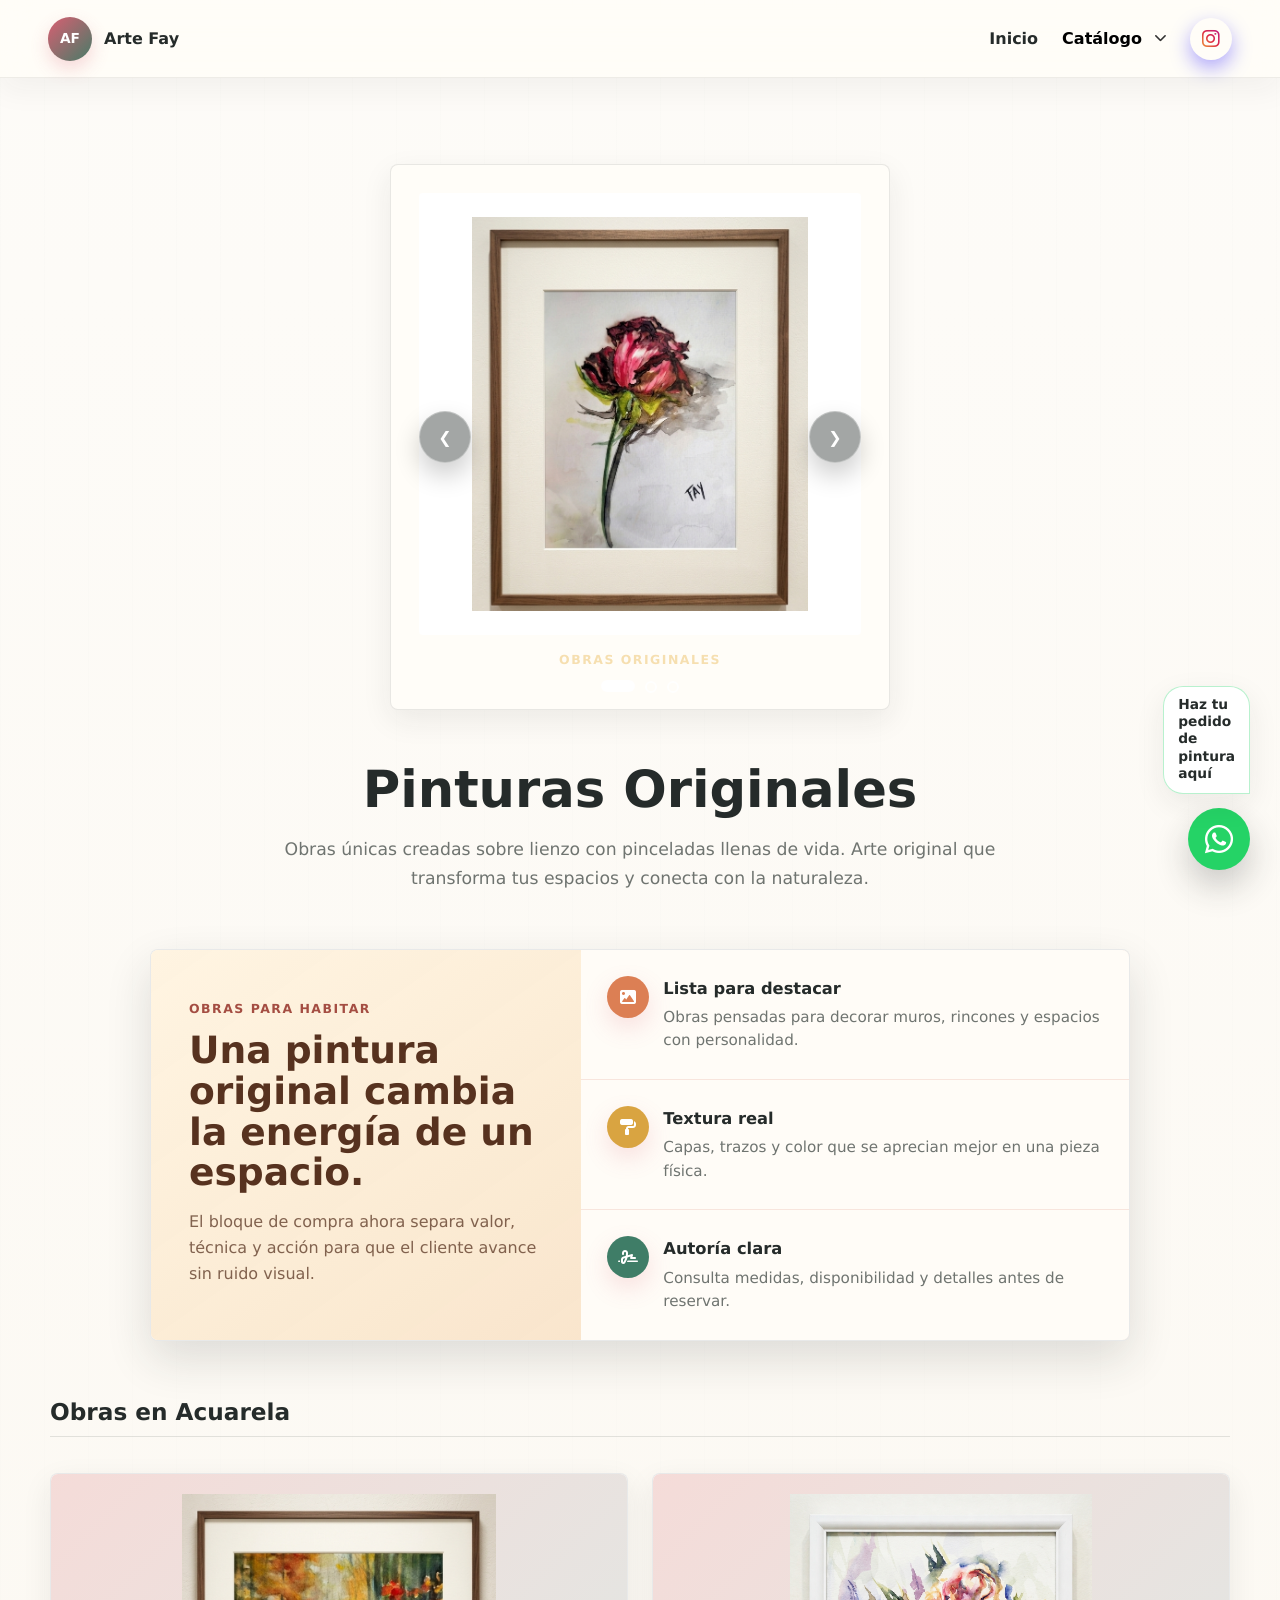
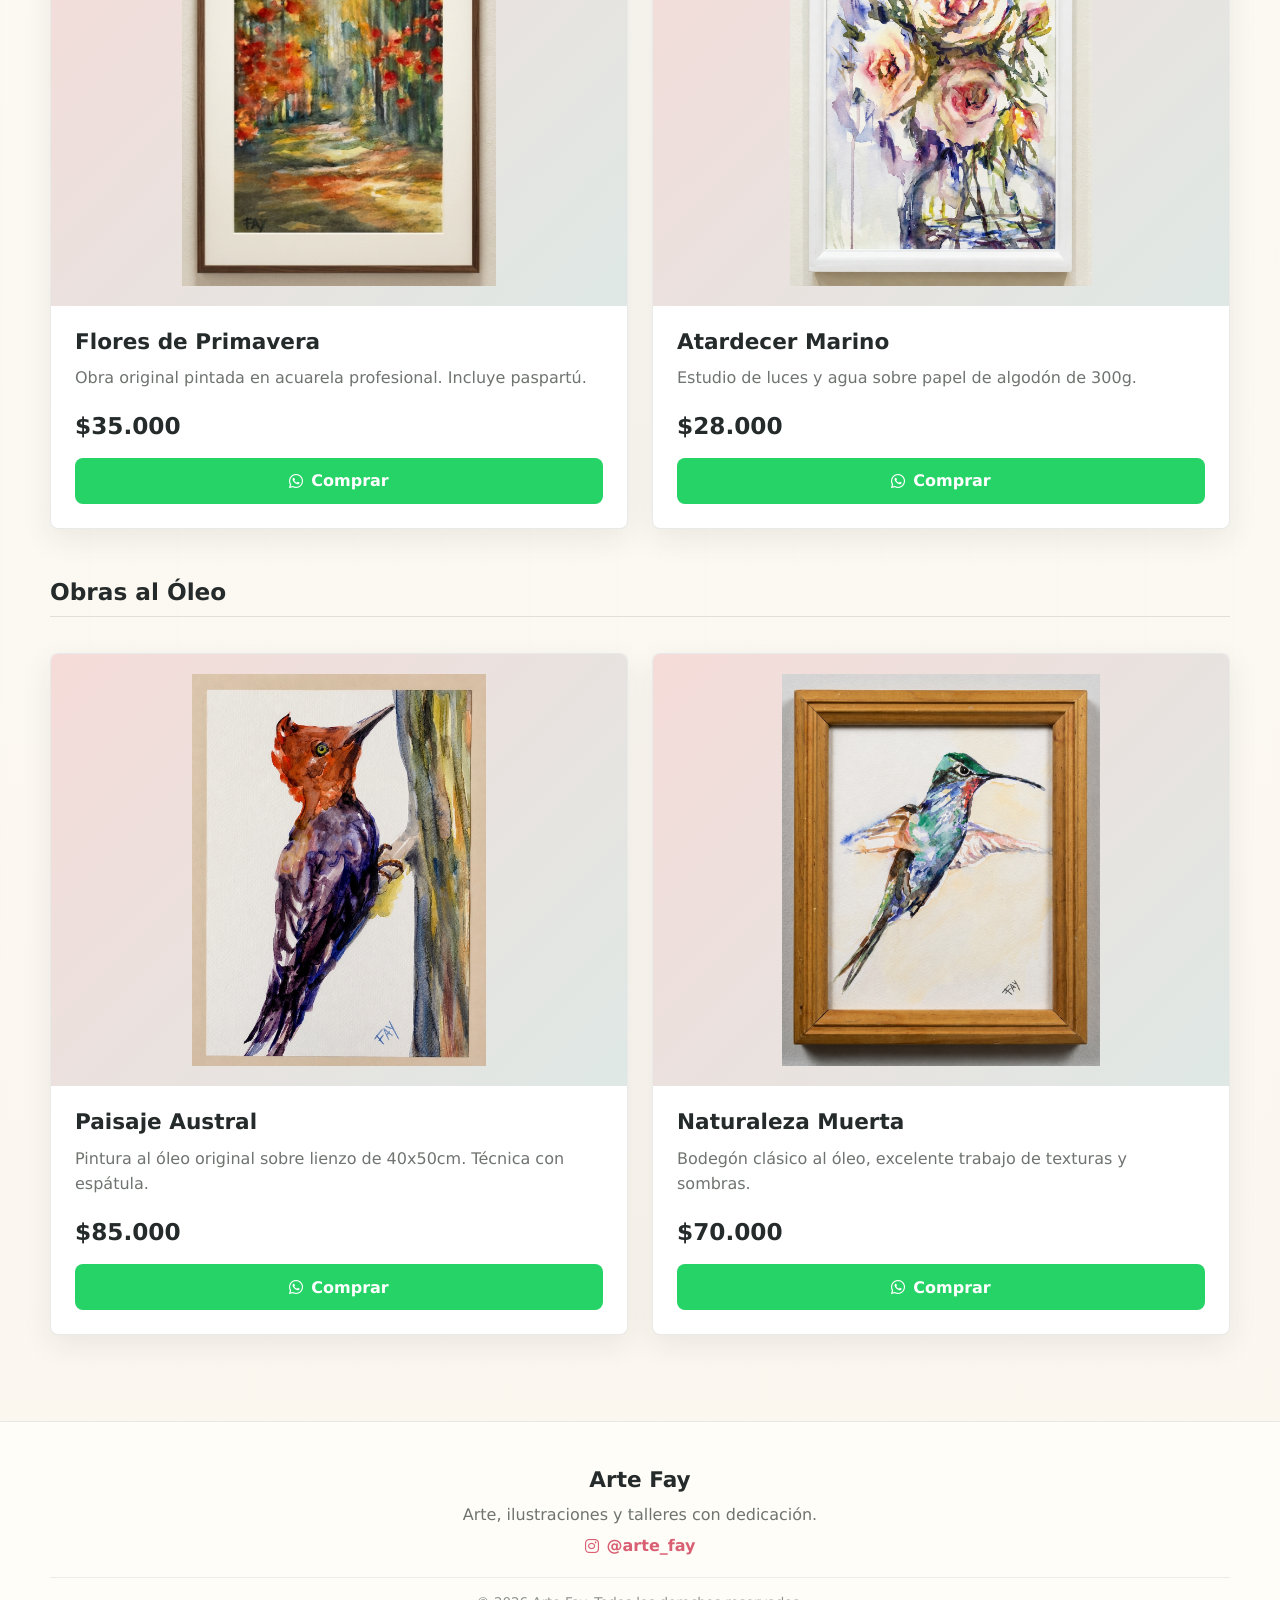
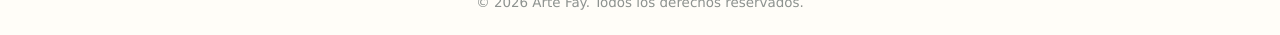
<file: Arte_Fay_Pinturas.html>
<!DOCTYPE html>
<html lang="es">
<head>
    <meta charset="UTF-8">
    <meta name="viewport" content="width=device-width, initial-scale=1.0">
    <!-- Reutilizamos tus estilos base y agregamos FontAwesome -->
    <link rel="stylesheet" href="Artcss.css">   
    <link rel="stylesheet" href="https://cdnjs.cloudflare.com/ajax/libs/font-awesome/6.0.0/css/all.min.css">
    <title>Sección Pinturas - Arte Fay</title>   
</head>
<body class="scroll">

    <!-- Barra de Navegación -->
    <header class="barra-navegacion">
        <a class="logo" href="index.html" aria-label="Ir al inicio de Arte Fay">
            <span class="logo-mark" aria-hidden="true">AF</span>
            <span>Arte Fay</span>
        </a>
        <nav class="menu" aria-label="Navegación principal">
            <a href="index.html">Inicio</a>
            <div class="dropdown">
                <button class="dropdown-toggle" type="button" aria-expanded="false">
                    Catálogo <i class="fas fa-chevron-down" aria-hidden="true"></i>
                </button>
                <div class="dropdown-content">
                    <a href="Arte_Fay_Pajaritos.html">Pajaritos</a>
                    <a href="Arte_Fay_Pinturas.html">Pinturas</a>
                    <a href="Arte_Fay_Aritos.html">Aritos</a>
                    <a href="Arte_Fay_Clases.html">Clases</a>
                </div>
            </div>
            <a class="nav-social" href="https://www.instagram.com/arte_fay/" target="_blank" rel="noopener noreferrer" aria-label="Ver Instagram de Arte Fay">
                <i class="fab fa-instagram" aria-hidden="true"></i>
            </a>
        </nav>
    </header>

    <!-- Contenido Principal de Pinturas -->
    <main class="tienda-seccion">
        <section class="clases-intro">
            <div class="carrusel carrusel-producto" data-carrusel data-autoplay="true" data-intervalo="4800" aria-label="Pinturas destacadas">
                <div class="carrusel-ventana">
                    <div class="carrusel-pista">
                        <article class="carrusel-slide is-active">
                            <button class="carrusel-boton-imagen" type="button" data-lightbox-src="assets/hero-acuarelas.png" data-lightbox-title="Acuarelas" data-lightbox-alt="Acuarelas Arte Fay">
                                <img class="imagen-responsiva carrusel-imagen" src="WebMadre_2.6/Pintura_1.png" alt="Acuarelas Arte Fay">
                            </button>
                            <div class="carrusel-contenido">
                                <span class="seccion-etiqueta">Obras originales</span>
                            </div>
                        </article>

                        <article class="carrusel-slide">
                            <button class="carrusel-boton-imagen" type="button" data-lightbox-src="assets/categoria-pinturas.png" data-lightbox-title="Color y textura" data-lightbox-alt="Pinturas y manchas de color Arte Fay">
                                <img class="imagen-responsiva carrusel-imagen" src="WebMadre_2.6/Pintura_2.png" alt="Pinturas y manchas de color Arte Fay">
                            </button>
                            <div class="carrusel-contenido">
                                <span class="seccion-etiqueta">Textura y detalle</span>
                            </div>
                        </article>

                        <article class="carrusel-slide">
                            <button class="carrusel-boton-imagen" type="button" data-lightbox-src="assets/hero-inicio.png" data-lightbox-title="Encargos y obras" data-lightbox-alt="Composición artística Arte Fay">
                                <img class="imagen-responsiva carrusel-imagen" src="WebMadre_2.6/Pintura_3.png" alt="Composición artística Arte Fay">
                            </button>
                            <div class="carrusel-contenido">
                                <span class="seccion-etiqueta">Consulta disponibilidad</span>
                            </div>
                        </article>
                    </div>
                </div>

                <button class="carrusel-control carrusel-control--anterior" type="button" data-carrusel-anterior aria-label="Imagen anterior">&#10094;</button>
                <button class="carrusel-control carrusel-control--siguiente" type="button" data-carrusel-siguiente aria-label="Imagen siguiente">&#10095;</button>
                <div class="carrusel-indicadores" data-carrusel-indicadores aria-label="Seleccionar imagen"></div>
            </div>
        </section>
        <div class="clases-intro">
            <h1>Pinturas Originales</h1>
            <p>Obras únicas creadas sobre lienzo con pinceladas llenas de vida. Arte original que transforma tus espacios y conecta con la naturaleza.</p>
        </div>
        <section class="venta-panel venta-panel--pinturas reveal" aria-label="Razones para comprar pinturas Arte Fay">
            <div class="venta-panel__mensaje">
                <span class="seccion-etiqueta">Obras para habitar</span>
                <h2>Una pintura original cambia la energía de un espacio.</h2>
                <p>El bloque de compra ahora separa valor, técnica y acción para que el cliente avance sin ruido visual.</p>
            </div>
            <ul class="venta-panel__lista">
                <li class="venta-beneficio">
                    <i class="fa-solid fa-image" aria-hidden="true"></i>
                    <span><strong>Lista para destacar</strong> Obras pensadas para decorar muros, rincones y espacios con personalidad.</span>
                </li>
                <li class="venta-beneficio">
                    <i class="fa-solid fa-paint-roller" aria-hidden="true"></i>
                    <span><strong>Textura real</strong> Capas, trazos y color que se aprecian mejor en una pieza física.</span>
                </li>
                <li class="venta-beneficio">
                    <i class="fa-solid fa-signature" aria-hidden="true"></i>
                    <span><strong>Autoría clara</strong> Consulta medidas, disponibilidad y detalles antes de reservar.</span>
                </li>
            </ul>
        </section>


        <!-- ==========================================
             SUBSECCIÓN: ACUARELAS
             ========================================== -->
        <h2 class="tienda-subtitulo-interno">Obras en Acuarela</h2>
        
        <div class="productos-grid">
            <!-- Producto 1: Acuarela -->
            <div class="tarjeta-producto">
                <div class="producto-imagen">
                    <!-- Ajusta la ruta de la foto según dónde la guardes -->
                    <img src="WebMadre_2.6/Pintura_4.png" alt="Obra Acuarela 1">
                </div>
                <div class="producto-info">
                    <h3>Flores de Primavera</h3>
                    <p>Obra original pintada en acuarela profesional. Incluye paspartú.</p>
                    <span class="producto-precio">$35.000</span>
                    <a href="https://wa.me/56932930827?text=¡Hola!%20Me%20interesa%20comprar%20la%20Acuarela%20Flores%20de%20Primavera." target="_blank" rel="noopener noreferrer" class="btn-comprar">
                        <i class="fab fa-whatsapp"></i> Comprar
                    </a>
                </div>
            </div>

            <!-- Producto 2: Acuarela -->
            <div class="tarjeta-producto">
                <div class="producto-imagen">
                    <img src="WebMadre_2.6/Pintura_5.png" alt="Obra Acuarela 2">
                </div>
                <div class="producto-info">
                    <h3>Atardecer Marino</h3>
                    <p>Estudio de luces y agua sobre papel de algodón de 300g.</p>
                    <span class="producto-precio">$28.000</span>
                    <a href="https://wa.me/56932930827?text=¡Hola!%20Me%20interesa%20comprar%20la%20Acuarela%20Atardecer%20Marino." target="_blank" rel="noopener noreferrer" class="btn-comprar">
                        <i class="fab fa-whatsapp"></i> Comprar
                    </a>
                </div>
            </div>
        </div>

        <!-- ==========================================
             SUBSECCIÓN: ÓLEOS
             ========================================== -->
        <h2 class="tienda-subtitulo-interno" style="margin-top: 50px;">Obras al Óleo</h2>
        
        <div class="productos-grid">
            <!-- Producto 3: Óleo -->
            <div class="tarjeta-producto">
                <div class="producto-imagen">
                    <img src="WebMadre_2.6/Pintura_6.png" alt="Obra Óleo 1">
                </div>
                <div class="producto-info">
                    <h3>Paisaje Austral</h3>
                    <p>Pintura al óleo original sobre lienzo de 40x50cm. Técnica con espátula.</p>
                    <span class="producto-precio">$85.000</span>
                    <a href="https://wa.me/56932930827?text=¡Hola!%20Me%20interesa%20comprar%20el%20Óleo%20Paisaje%20Austral." target="_blank" rel="noopener noreferrer" class="btn-comprar">
                        <i class="fab fa-whatsapp"></i> Comprar
                    </a>
                </div>
            </div>

            <!-- Producto 4: Óleo -->
            <div class="tarjeta-producto">
                <div class="producto-imagen">
                    <img src="WebMadre_2.6/Pintura_7.png" alt="Obra Óleo 2">
                </div>
                <div class="producto-info">
                    <h3>Naturaleza Muerta</h3>
                    <p>Bodegón clásico al óleo, excelente trabajo de texturas y sombras.</p>
                    <span class="producto-precio">$70.000</span>
                    <a href="https://wa.me/56932930827?text=¡Hola!%20Me%20interesa%20comprar%20el%20Óleo%20Naturaleza%20Muerta." target="_blank" rel="noopener noreferrer" class="btn-comprar">
                        <i class="fab fa-whatsapp"></i> Comprar
                    </a>
                </div>
            </div>
        </div>

    </main>

    <!-- Componente Flotante de WhatsApp con Globo Personalizado -->
    <div class="whatsapp-container">
        <div class="whatsapp-menu" id="waMenu" aria-hidden="true">
            <div class="wa-menu-header">
                <h4>¿Cómo te podemos ayudar?</h4>
                <p>Selecciona una opción para chatear:</p>
            </div>
            <div class="wa-menu-body">
                <a href="https://wa.me/56932930827?text=¡Hola!%20Me%20gustaría%20agendar%20una%20clase%20de%20arte." target="_blank" rel="noopener noreferrer" class="wa-option">
                    <i class="fas fa-graduation-cap" aria-hidden="true"></i> Quiero agendar una clase
                </a>
                <a href="https://wa.me/56932930827?text=¡Hola!%20Me%20interesa%20hacer%20un%20pedido%20de%20un%20producto." target="_blank" rel="noopener noreferrer" class="wa-option">
                    <i class="fas fa-shopping-basket" aria-hidden="true"></i> Quiero hacer un pedido
                </a>
                <a href="https://wa.me/56932930827?text=¡Hola!%20Tengo%20una%20consulta%20sobre%20Arte%20Fay." target="_blank" rel="noopener noreferrer" class="wa-option">
                    <i class="fas fa-comment-dots" aria-hidden="true"></i> Otra consulta
                </a>
            </div>
        </div>
        <div class="wa-bubble">Haz tu pedido de pintura aquí</div>
        <button class="btn-whatsapp-flotante" type="button" onclick="toggleWhatsAppMenu(event)" title="Contacto WhatsApp" aria-label="Abrir opciones de WhatsApp" aria-expanded="false" aria-controls="waMenu">
            <i class="fab fa-whatsapp" aria-hidden="true"></i>
        </button>
    </div>
        <!-- Pie de Página (Footer) Simplificado -->
    <footer class="pie-pagina">
        <div class="footer-contenido">
            <a class="footer-logo" href="index.html">Arte Fay</a>
            <p class="footer-frase">Arte, ilustraciones y talleres con dedicación.</p>
            <a class="footer-instagram" href="https://www.instagram.com/arte_fay/" target="_blank" rel="noopener noreferrer">
                <i class="fab fa-instagram" aria-hidden="true"></i> @arte_fay
            </a>
        </div>
        <div class="footer-derechos">
            <p>&copy; 2026 Arte Fay. Todos los derechos reservados.</p>
        </div>
    </footer>


    <script src="Art.js"></script>
</body>
</html>
</file>
<file: Artcss.css>
:root {
    --paper: #fbf7ef;
    --paper-soft: #fffdf8;
    --surface: #ffffff;
    --ink: #252b2a;
    --muted: #6f7470;
    --line: rgba(37, 43, 42, 0.12);
    --rose: #d95f72;
    --terracotta: #dc7f54;
    --leaf: #3f7d67;
    --aqua: #ababab;
    --gold: #d9a441;
    --shadow-sm: 0 10px 30px rgba(37, 43, 42, 0.08);
    --shadow-md: 0 18px 45px rgba(37, 43, 42, 0.14);
    --radius: 8px;
    --container: 1180px;
    --header-height: 78px;
}

* {
    box-sizing: border-box;
}

html {
    scroll-behavior: smooth;
    scroll-padding-top: calc(var(--header-height) + 18px);
}

body {
    margin: 0;
    color: var(--ink);
    background:
        linear-gradient(180deg, rgba(255, 255, 255, 0.55), rgba(251, 247, 239, 0.9)),
        repeating-linear-gradient(90deg, rgba(37, 43, 42, 0.018) 0 1px, transparent 1px 44px),
        var(--paper);
    font-family: "Segoe UI", system-ui, -apple-system, BlinkMacSystemFont, Arial, sans-serif;
    text-rendering: geometricPrecision;
}

body.scroll {
    overflow-x: hidden;
}

img,
picture,
video,
svg {
    display: block;
    max-width: 100%;
}

img {
    height: auto;
}

.imagen-responsiva {
    width: 100%;
    max-width: 100%;
    height: auto;
}

.imagen-cubierta1 {
    height: 100%;
    object-fit: contain;
    object-position: center;
    background: var(--paper-soft);
}

.imagen-cubierta5 {
    height: 260px;
    width: 100%;
    object-fit: cover;
    object-position: 0 -300px;
    background: var(--paper-soft);
}

/* Ajustes para pantallas pequeñas (celulares) */
@media (max-width: 600px) {
    .imagen-cubierta5 {
        height: 100%; /* Reducimos la altura para que ocupe menos espacio en pantalla */
        object-position: center; /* Mantenemos el centro, o ajusta a 'top' o 'bottom' si prefieres */
    }
}
.imagen-producto {
    height: 100%;
    object-fit: contain;
    object-position: center;
    background: var(--paper-soft);
}

a {
    color: inherit;
}

button,
input,
textarea,
select {
    font: inherit;
}

button:focus-visible,
a:focus-visible {
    outline: 3px solid rgba(75, 154, 176, 0.45);
    outline-offset: 4px;
}

::selection {
    background: rgba(217, 95, 114, 0.22);
}

.reveal {
    opacity: 0;
    transform: translateY(22px);
    transition: opacity 0.7s ease, transform 0.7s ease;
}

.reveal.is-visible {
    opacity: 1;
    transform: translateY(0);
}

.barra-navegacion {
    position: sticky;
    top: 0;
    z-index: 1000;
    min-height: var(--header-height);
    display: flex;
    justify-content: space-between;
    align-items: center;
    gap: 20px;
    padding: 14px clamp(18px, 4vw, 48px);
    background: rgba(255, 253, 248, 0.88);
    border-bottom: 1px solid rgba(37, 43, 42, 0.08);
    box-shadow: 0 12px 30px rgba(37, 43, 42, 0.05);
    backdrop-filter: blur(16px);
}

.logo {
    display: inline-flex;
    align-items: center;
    gap: 12px;
    color: var(--ink);
    text-decoration: none;
    font-weight: 800;
    letter-spacing: 0;
}

.logo-mark {
    display: grid;
    place-items: center;
    width: 44px;
    height: 44px;
    color: #fff;
    border-radius: 50%;
    background:
        linear-gradient(135deg, rgba(217, 95, 114, 0.95), rgba(63, 125, 103, 0.95)),
        var(--rose);
    box-shadow: 0 8px 18px rgba(217, 95, 114, 0.24);
    font-size: 0.86rem;
    font-weight: 900;
}

.menu {
    display: flex;
    align-items: center;
    gap: clamp(10px, 2vw, 18px);
}

.menu > a,
.dropdown-toggle {
    display: inline-flex;
    align-items: center;
    justify-content: center;
    gap: 8px;
    min-height: 42px;
    border: 0;
    background: transparent;
    text-decoration: none;
    font-size: 1rem;
    font-weight: 700;
    cursor: pointer;
    transition: color 0.2s ease, transform 0.2s ease;

}


.menu > a:hover,
.dropdown-toggle:hover {
    color: var(--rose);
    transform: translateY(-1px);
}

.gradient-text {
    /* Definimos el degradado */
    background: linear-gradient(90deg, #393939, #333333);
    
    /* Recortamos el fondo al texto */
    -webkit-background-clip: text;
    background-clip: text;
    
    /* Hacemos el texto transparente */
    color: transparent;
    
    /* Aseguramos que se vea bien */
    font-weight: bold;
}

/* Opcional: El icono mantiene su color normal */
.dropdown-toggle i {
    color: #333; /* O el color que prefieras para la flecha */
    margin-left: 5px;
}



.nav-social {
    width: 42px;
    height: 42px;
    border: 1px solid var(--line);
    border-radius: 50%;
    background: var(--surface);
    box-shadow: 0 8px 20px rgba(21, 0, 255, 0.35);
}

.nav-social i {
    /* Definimos el degradado */
    background: linear-gradient(45deg, #f09433 0%, #e6683c 25%, #dc2743 50%, #cc2366 75%, #bc1888 100%);
    
    /* Recortamos el fondo a la forma del texto */
    -webkit-background-clip: text;
    background-clip: text;
    
    /* Hacemos el texto transparente para que se vea el degradado del fondo */
    color: transparent;
    
    /* Ajustes visuales */
    font-size: 24px;
    display: inline-block;
}

.nav-social:hover {
    border-color: rgba(0, 170, 255, 0.35);
}

.nav-social i {
    font-size: 1.25rem;
}

.fab fa-instagram {
      background: linear-gradient(
    45deg, 
    #f09433 0%, 
    #e6683c 25%, 
    #dc2743 50%, 
    #cc2366 75%, 
    #bc1888 100%
  );

}

.dropdown {
    position: relative;
}

.dropdown-toggle i {
    font-size: 0.78rem;
    transition: transform 0.25s ease;
}

.dropdown-content {
    position: absolute;
    top: calc(100% + 12px);
    left: 50%;
    min-width: 220px;
    display: grid;
    gap: 4px;
    padding: 10px;
    background: rgba(255, 253, 248, 0.98);
    border: 1px solid rgba(37, 43, 42, 0.1);
    border-radius: var(--radius);
    box-shadow: var(--shadow-md);
    opacity: 0;
    visibility: hidden;
    transform: translate(-50%, 8px);
    transition: opacity 0.22s ease, transform 0.22s ease, visibility 0.22s ease;
}

.dropdown-content::before {
    content: "";
    position: absolute;
    top: -14px;
    left: 0;
    width: 100%;
    height: 14px;
}

.dropdown-content a {
    display: flex;
    align-items: center;
    min-height: 42px;
    padding: 10px 12px;
    color: var(--ink);
    border-radius: 6px;
    text-decoration: none;
    font-size: 0.96rem;
    font-weight: 650;
    transition: background 0.2s ease, color 0.2s ease, transform 0.2s ease;
}

.dropdown-content a:hover {
    color: var(--rose);
    background: rgba(217, 95, 114, 0.08);
    transform: translateX(3px);
}

.dropdown:hover .dropdown-content,
.dropdown:focus-within .dropdown-content,
.dropdown.is-open .dropdown-content,
.dropdown-content.show {
    opacity: 1;
    visibility: visible;
    transform: translate(-50%, 0);
}

.dropdown:hover .dropdown-toggle i,
.dropdown:focus-within .dropdown-toggle i,
.dropdown.is-open .dropdown-toggle i {
    transform: rotate(180deg);
}
.hero-confianza {
    display: flex;
    flex-wrap: wrap;
    gap: 10px;
    padding: 0;
    margin: 24px 0 0;
    list-style: none;
}

.hero-confianza li {
    display: inline-flex;
    align-items: center;
    min-height: 34px;
    padding: 8px 12px;
    color: var(--ink);
    border: 1px solid rgba(37, 43, 42, 0.1);
    border-radius: 999px;
    background: rgba(255, 255, 255, 0.78);
    box-shadow: 0 8px 20px rgba(37, 43, 42, 0.06);
    font-size: 0.88rem;
    font-weight: 800;
}

.hero-kicker,
.seccion-etiqueta {
    display: inline-block;
    margin: 0 0 14px;
    color: #f6dfb0;
    text-transform: uppercase;
    letter-spacing: 0.12em;
    font-size: 0.78rem;
    font-weight: 900;
}

.catalogo-header .seccion-etiqueta {
    color: var(--rose);
}

.hero-actions {
    display: flex;
    flex-wrap: wrap;
    gap: 12px;
    margin-top: 34px;
}

.btn-primario i {
    margin-right: 8px; /* Ajusta este valor (8px, 10px, 12px) según lo que prefieras */
    color: #FFFFFF;
}
.btn-primario,
.btn-secundario,
.btn-ver,
.btn-inscribir,
.btn-comprar {
    display: inline-flex;
    align-items: center;
    justify-content: center;
    min-height: 46px;
    padding: 12px 18px;
    border-radius: 8px;
    text-decoration: none;
    font-weight: 850;
    line-height: 1.1;
    transition: transform 0.22s ease, box-shadow 0.22s ease, background 0.22s ease, color 0.22s ease;
}

.btn-primario {
    color: #FFFFFF;
    background: #25D366;
    box-shadow: 0 15px 35px rgba(0, 0, 0, 0.2);
}
.btn-secundario {
    color: #fff;
    border: 1px solid rgba(255, 255, 255, 0.52);
    background: rgba(255, 255, 255, 0.12);
    backdrop-filter: blur(10px);
}
.btn-secundario:hover,
.btn-ver:hover,
.btn-inscribir:hover,
.btn-comprar:hover {
    transform: translateY(-2px);
}

.btn-primario:hover {
    transform: translateY(-2px);

}

.btn-primario,
.btn-secundario,
.btn-ver,
.btn-inscribir,
.btn-comprar {
    backdrop-filter: none !important;
    -webkit-backdrop-filter: none !important;
    filter: none !important;
    z-index: 12;
}

.retencion-banda {
    position: relative;
    z-index: 20;
    width: min(var(--container), calc(100% - 40px));
    display: grid;
    grid-template-columns: 1fr;
    gap: 1px;
    margin: 20px auto 0;
    overflow: hidden;
    border: 1px solid rgba(37, 43, 42, 0.1);
    border-radius: var(--radius);
    background: rgba(37, 43, 42, 0.1);
    box-shadow: var(--shadow-md);
}

.retencion-item {
    display: flex;
    gap: 16px;
    align-items: flex-start;
    min-height: 132px;
    padding: clamp(18px, 3vw, 28px);
    background: rgba(255, 253, 248, 0.96);
}

.retencion-item i {
    display: grid;
    place-items: center;
    flex: 0 0 42px;
    height: 42px;
    color: #fff;
    border-radius: 50%;
    background: var(--leaf);
    box-shadow: 0 10px 24px rgba(63, 125, 103, 0.2);
}

.retencion-item:nth-child(2) i {
    background: var(--rose);
}

.retencion-item:nth-child(3) i {
    background: var(--aqua);
}

.retencion-item h2 {
    margin: 0 0 6px;
    font-size: 1.02rem;
}

.retencion-item p {
    margin: 0;
    color: var(--muted);
    line-height: 1.55;
    font-size: 0.95rem;
}

.venta-panel {
    --venta-bg:
        linear-gradient(145deg, rgba(37, 43, 42, 0.96), rgba(63, 125, 103, 0.9)),
        var(--ink);
    --venta-ink: #fff;
    --venta-muted: rgba(255, 255, 255, 0.82);
    --venta-kicker: #f6dfb0;
    --venta-list-bg: rgba(37, 43, 42, 0.1);
    --venta-card-bg: rgba(255, 253, 248, 0.98);
    --venta-icon-1: var(--rose);
    --venta-icon-2: var(--aqua);
    --venta-icon-3: var(--leaf);
    width: min(100%, 980px);
    display: grid;
    grid-template-columns: minmax(260px, 0.88fr) minmax(0, 1.12fr);
    margin: clamp(6px, 2vw, 12px) auto clamp(38px, 6vw, 58px);
    overflow: hidden;
    border: 1px solid rgba(37, 43, 42, 0.1);
    border-radius: var(--radius);
    background: var(--surface);
    box-shadow: var(--shadow-md);
}

.venta-panel__mensaje {
    display: flex;
    flex-direction: column;
    justify-content: center;
    padding: clamp(24px, 4vw, 38px);
    color: var(--venta-ink);
    background: var(--venta-bg);
}

.venta-panel__mensaje .seccion-etiqueta {
    color: var(--venta-kicker);
}

.venta-panel__mensaje h2 {
    margin: 0;
    font-size: clamp(1.65rem, 3vw, 2.35rem);
    line-height: 1.08;
}

.venta-panel__mensaje p {
    margin: 16px 0 0;
    color: var(--venta-muted);
    line-height: 1.65;
}

.venta-panel__lista {
    display: grid;
    gap: 1px;
    padding: 0;
    margin: 0;
    background: var(--venta-list-bg);
    list-style: none;
}

.venta-beneficio {
    display: grid;
    grid-template-columns: 42px minmax(0, 1fr);
    gap: 14px;
    align-items: start;
    padding: clamp(18px, 3vw, 26px);
    background: var(--venta-card-bg);
    transition: background 0.22s ease, transform 0.22s ease;
}

.venta-beneficio:hover {
    background: #fff;
    transform: translateX(4px);
}

.venta-beneficio i {
    display: grid;
    place-items: center;
    width: 42px;
    height: 42px;
    color: #fff;
    border-radius: 50%;
    background: var(--venta-icon-1);
    box-shadow: 0 10px 24px rgba(217, 95, 114, 0.18);
}

.venta-beneficio:nth-child(2) i {
    background: var(--venta-icon-2);
}

.venta-beneficio:nth-child(3) i {
    background: var(--venta-icon-3);
}

.venta-beneficio strong {
    display: block;
    margin-bottom: 5px;
    color: var(--ink);
    font-size: 1.02rem;
}

.venta-beneficio span {
    display: block;
    color: var(--muted);
    line-height: 1.55;
    font-size: 0.95rem;
}

.venta-panel--pajaritos {
    --venta-bg:
        linear-gradient(145deg, rgba(235, 247, 239, 0.98), rgba(218, 238, 229, 0.95)),
        #edf7ef;
    --venta-ink: #1f3f35;
    --venta-muted: rgba(31, 63, 53, 0.74);
    --venta-kicker: #b43f55;
    --venta-list-bg: rgba(63, 125, 103, 0.16);
    --venta-card-bg: rgba(255, 253, 248, 0.96);
    --venta-icon-1: #3f7d67;
    --venta-icon-2: #d95f72;
    --venta-icon-3: #4b9ab0;
}

.venta-panel--pinturas {
    --venta-bg:
        linear-gradient(145deg, rgba(255, 244, 226, 0.98), rgba(249, 229, 203, 0.95)),
        #fff4e2;
    --venta-ink: #57321f;
    --venta-muted: rgba(87, 50, 31, 0.74);
    --venta-kicker: #a44d42;
    --venta-list-bg: rgba(220, 127, 84, 0.2);
    --venta-card-bg: rgba(255, 253, 248, 0.96);
    --venta-icon-1: #dc7f54;
    --venta-icon-2: #d9a441;
    --venta-icon-3: #3f7d67;
}

.venta-panel--fotos {
    --venta-bg:
        linear-gradient(145deg, rgba(231, 246, 249, 0.98), rgba(213, 235, 241, 0.95)),
        #e7f6f9;
    --venta-ink: #1e4a55;
    --venta-muted: rgba(30, 74, 85, 0.74);
    --venta-kicker: #2f7282;
    --venta-list-bg: rgba(75, 154, 176, 0.18);
    --venta-card-bg: rgba(255, 253, 248, 0.96);
    --venta-icon-1: #4b9ab0;
    --venta-icon-2: #d9a441;
    --venta-icon-3: #3f7d67;
}

.venta-panel--aritos {
    --venta-bg:
        linear-gradient(145deg, rgba(255, 235, 239, 0.98), rgba(247, 219, 226, 0.95)),
        #ffebef;
    --venta-ink: #633040;
    --venta-muted: rgba(99, 48, 64, 0.74);
    --venta-kicker: #a63d52;
    --venta-list-bg: rgba(217, 95, 114, 0.18);
    --venta-card-bg: rgba(255, 253, 248, 0.96);
    --venta-icon-1: #d95f72;
    --venta-icon-2: #dc7f54;
    --venta-icon-3: #3f7d67;
}

.catalogo-seccion {
    padding: clamp(72px, 9vw, 112px) clamp(20px, 4vw, 48px);
}

.catalogo-header,
.clases-intro {
    width: min(760px, 100%);
    margin: 0 auto clamp(34px, 5vw, 54px);
    text-align: center;
}

.catalogo-titulo,
.clases-intro h1 {
    margin: 0;
    color: var(--ink);
    font-size: clamp(2rem, 4vw, 3.4rem);
    line-height: 1.05;
    letter-spacing: 0;
}

.catalogo-header p,
.clases-intro p {
    margin: 18px auto 0;
    color: var(--muted);
    font-size: 1.08rem;
    line-height: 1.7;
}

.catalogo-grid {
    width: min(var(--container), 100%);
    margin: 0 auto;
    display: grid;
    grid-template-columns: repeat(6, 1fr);
    gap: 22px;
}

.tarjeta-categoria {
    grid-column: span 2;
    display: flex;
    flex-direction: column;
    min-height: 430px;
    overflow: hidden;
    border: 1px solid rgba(37, 43, 42, 0.1);
    border-radius: var(--radius);
    background: var(--surface);
    box-shadow: var(--shadow-sm);
    transition: transform 0.28s ease, box-shadow 0.28s ease, border-color 0.28s ease;
}

.tarjeta-categoria:nth-child(4),
.tarjeta-categoria:nth-child(5) {
    grid-column: span 3;
}

.tarjeta-categoria:hover {
    border-color: rgba(217, 95, 114, 0.25);
    box-shadow: var(--shadow-md);
    transform: translateY(-8px);
}

.tarjeta-imagen {
    position: relative;
    display: block;
    height: 230px;
    overflow: hidden;
    background: linear-gradient(135deg, rgba(217, 95, 114, 0.12), rgba(63, 125, 103, 0.18));
}

.tarjeta-imagen img {
    transition: transform 0.65s ease, filter 0.65s ease;
}

.tarjeta-categoria:hover .tarjeta-imagen img {
    filter: saturate(1.08) contrast(1.02);
    transform: scale(1.07);
}

.tarjeta-imagen::after {
    content: "";
    position: absolute;
    inset: 0;
    background: linear-gradient(180deg, transparent 40%, rgba(20, 26, 25, 0.52));
}

.tarjeta-badge {
    position: absolute;
    right: 14px;
    bottom: 14px;
    z-index: 1;
    padding: 7px 10px;
    color: #fff;
    border: 1px solid rgba(255, 255, 255, 0.28);
    border-radius: 999px;
    background: rgba(37, 43, 42, 0.56);
    backdrop-filter: blur(8px);
    font-size: 0.78rem;
    font-weight: 850;
}

.tarjeta-info {
    display: flex;
    flex: 1;
    flex-direction: column;
    padding: 22px;
}

.tarjeta-info h3,
.producto-info h3,
.clase-info h2 {
    margin: 0 0 10px;
    color: var(--ink);
    font-size: 1.35rem;
    line-height: 1.18;
}

.tarjeta-info p,
.producto-info p,
.clase-descripcion {
    margin: 0 0 22px;
    color: var(--muted);
    line-height: 1.62;
}

.btn-ver {
    margin-top: auto;
    color: #fff;
    background: var(--ink);
    box-shadow: 0 10px 22px rgba(37, 43, 42, 0.12);
}

.btn-ver:hover {
    background: var(--rose);
}

.clases-seccion,
.tienda-seccion {
    width: min(var(--container), calc(100% - 40px));
    margin: 0 auto;
    padding: clamp(54px, 8vw, 86px) 0;
}

.clases-container {
    display: grid;
    gap: 26px;
}

.tarjeta-clase {
    display: flex;
    flex-direction: row; /* Asegura el layout horizontal */
    overflow: hidden;
    /* ... resto de tus propiedades ... */
    grid-template-columns: minmax(280px, 0.92fr) 1.08fr;
    border: 1px solid rgba(37, 43, 42, 0.1);
    border-radius: var(--radius);
    background: var(--surface);
    box-shadow: var(--shadow-sm);
    transition: transform 0.28s ease, box-shadow 0.28s ease;
}

.tarjeta-clase:hover {
    box-shadow: var(--shadow-md);
    transform: translateY(-6px);
}

.clase-imagen,
.producto-imagen,
.banner-introductorio {
    background:
        linear-gradient(135deg, rgba(217, 95, 114, 0.18), rgba(75, 154, 176, 0.16)),
        var(--paper);
}

.clase-imagen {
    flex: 0 0 300px; /* Cambia 300px por el ancho que prefieras */
    overflow: hidden;
}

.clase-imagen img,
.producto-imagen img,
.banner-slide img {
    width: 100%;
    height: 100%;
    object-position: center;
    transition: transform 0.65s ease;
}

.clase-imagen img,
.banner-slide img {
    object-fit: cover;
}

.producto-imagen img {
    object-fit: contain;
}

.tarjeta-clase:hover .clase-imagen img,
.tarjeta-producto:hover .producto-imagen img {
    transform: scale(1.04);
}

.clase-imagen img {
    width: 100%;
    height: 100%;
    object-fit: cover; /* Esto evita que la imagen se estire */
    display: block;    /* Elimina espacios en blanco debajo de la imagen */
}
.clase-info {
    display: flex;
    flex-direction: column;
    justify-content: center;
    padding: clamp(24px, 4vw, 42px);
}

.clase-detalles {
    display: grid;
    gap: 10px;
    padding: 0;
    margin: 0 0 24px;
    list-style: none;
}

.clase-detalles li {
    display: flex;
    align-items: center;
    gap: 10px;
    color: var(--ink);
}

.clase-detalles i {
    width: 22px;
    color: var(--rose);
}

.btn-inscribir {
    align-self: flex-start;
    color: #fff;
    background: var(--rose);
}

.btn-inscribir:hover {
    background: var(--leaf);
}

.productos-grid {
    display: grid;
    grid-template-columns: repeat(auto-fit, minmax(min(100%, 250px), 1fr));
    gap: 24px;
    margin-top: 36px;
    align-items: stretch;
}

.tarjeta-producto {
    display: flex;
    flex-direction: column;
    min-height: 100%;
    overflow: hidden;
    border: 1px solid rgba(37, 43, 42, 0.1);
    border-radius: var(--radius);
    background: var(--surface);
    box-shadow: var(--shadow-sm);
    transition: transform 0.28s ease, box-shadow 0.28s ease;
}

.tarjeta-producto:hover {
    box-shadow: var(--shadow-md);
    transform: translateY(-6px);
}

.producto-imagen {
    aspect-ratio: 4 / 3;
    height: auto;
    min-height: 230px;
    padding: clamp(12px, 2vw, 20px);
    overflow: hidden;
}

.producto-info {
    display: flex;
    flex: 1;
    flex-direction: column;
    padding: 24px;
}

.producto-precio {
    margin: auto 0 18px;
    color: var(--ink);
    font-size: 1.45rem;
    font-weight: 900;
}

.btn-comprar {
    gap: 8px;
    color: #fff !important;
    background: #25d366;
}

.btn-comprar:hover {
    background: #1fb45a;
}

.tienda-subtitulo-interno {
    margin: 34px 0 18px;
    padding-bottom: 10px;
    color: var(--ink);
    border-bottom: 1px solid var(--line);
    font-size: 1.45rem;
}

.banner-introductorio {
    position: relative;
    height: clamp(210px, 34vw, 330px);
    margin-bottom: clamp(28px, 5vw, 44px);
    overflow: hidden;
    border: 1px solid rgba(37, 43, 42, 0.1);
    border-radius: var(--radius);
    box-shadow: var(--shadow-sm);
}
.banner-slide {
    opacity: 0;
    animation: fadeBannerCarrusel 10s infinite ease-in-out;
}

.banner-slide:nth-child(2) {
    animation-delay: 5s;
}

.banner-slide::after {
    content: "";
    position: absolute;
    inset: 0;
    background: linear-gradient(180deg, transparent, rgba(20, 26, 25, 0.44));
}

.banner-slide-texto {
    position: absolute;
    left: 18px;
    bottom: 18px;
    z-index: 2;
    padding: 8px 12px;
    color: #ffffff;
    border-radius: 999px;
    background: rgba(37, 43, 42, 0.62);
    backdrop-filter: blur(8px);
    font-size: 0.88rem;
    font-weight: 850;
}

@keyframes desvanecerBanner {
    0%, 100% {
        opacity: 0;
        z-index: 1;
    }
    6%, 46% {
        opacity: 1;
        z-index: 2;
    }
    52% {
        opacity: 0;
        z-index: 1;
    }
}

.whatsapp-container {
    position: fixed;
    right: clamp(18px, 3vw, 30px);
    bottom: clamp(18px, 3vw, 30px);
    z-index: 3000;
}

body > .btn-whatsapp-flotante {
    display: none;
}

.btn-whatsapp-flotante {
    display: grid;
    place-items: center;
    width: 62px;
    height: 62px;
    padding: 0;
    color: #fff;
    border: 0;
    border-radius: 50%;
    background: #25d366;
    box-shadow: 0 16px 34px rgba(37, 43, 42, 0.24);
    cursor: pointer;
    font-size: 2rem;
    transition: transform 0.24s ease, box-shadow 0.24s ease, background 0.24s ease;
}

.btn-whatsapp-flotante:hover {
    background: #1fb45a;
    box-shadow: 0 20px 40px rgba(37, 43, 42, 0.28);
    transform: translateY(-3px) scale(1.04);
}

.whatsapp-menu {
    position: absolute;
    right: 0;
    bottom: 78px;
    width: min(310px, calc(100vw - 36px));
    overflow: hidden;
    border: 1px solid rgba(37, 43, 42, 0.1);
    border-radius: var(--radius);
    background: var(--surface);
    box-shadow: var(--shadow-md);
    opacity: 0;
    visibility: hidden;
    transform: translateY(12px) scale(0.98);
    transform-origin: bottom right;
    transition: opacity 0.24s ease, transform 0.24s ease, visibility 0.24s ease;
}

.whatsapp-menu.open {
    opacity: 1;
    visibility: visible;
    transform: translateY(0) scale(1);
}

.wa-menu-header {
    padding: 18px;
    color: #fff;
    background:
        linear-gradient(135deg, rgba(37, 211, 102, 0.95), rgba(63, 125, 103, 0.95)),
        #25d366;
}

.wa-menu-header h4 {
    margin: 0 0 6px;
    font-size: 1.05rem;
}

.wa-menu-header p {
    margin: 0;
    color: rgba(255, 255, 255, 0.86);
    font-size: 0.9rem;
}

.wa-menu-body {
    display: grid;
    gap: 8px;
    padding: 10px;
    background: #f7faf7;
}

.wa-option {
    display: flex;
    align-items: center;
    gap: 12px;
    min-height: 46px;
    padding: 12px;
    color: var(--ink);
    border-radius: 7px;
    background: var(--surface);
    text-decoration: none;
    font-weight: 750;
    line-height: 1.25;
    transition: background 0.2s ease, transform 0.2s ease, color 0.2s ease;
}

.wa-option i {
    width: 20px;
    color: #25d366;
    text-align: center;
}

.wa-option:hover {
    color: var(--leaf);
    background: rgba(37, 211, 102, 0.08);
    transform: translateX(-3px);
}

.wa-bubble {
    position: absolute;
    right: 0;
    bottom: 76px;
    max-width: min(250px, calc(100vw - 112px));
    padding: 10px 14px;
    color: var(--ink);
    border: 1px solid rgba(37, 211, 102, 0.32);
    border-radius: 20px 20px 0 20px;
    background: rgba(255, 255, 255, 0.96);
    box-shadow: var(--shadow-sm);
    font-size: 0.86rem;
    font-weight: 850;
    line-height: 1.25;
    pointer-events: none;
    animation: waPulse 4.5s ease-in-out infinite;
}

.whatsapp-menu.open ~ .wa-bubble {
    opacity: 0;
    transform: translateY(8px);
}

@keyframes waPulse {
    0%, 80%, 100% {
        transform: translateY(0);
    }
    88% {
        transform: translateY(-8px);
    }
    94% {
        transform: translateY(-3px);
    }
}

.cta-seccion {
    width: calc(100% - 48px);
    max-width: var(--container);
    margin: clamp(54px, 8vw, 96px) auto;
    padding: clamp(48px, 6vw, 72px);
    border: 1px solid rgba(37, 43, 42, 0.08);
    border-radius: var(--radius);
    background:
        linear-gradient(135deg, rgba(217, 95, 114, 0.06), rgba(75, 154, 176, 0.05)),
        var(--surface);
    box-shadow: 0 16px 40px rgba(37, 43, 42, 0.06);
    text-align: center;
}

.cta-contenido {
    display: flex;
    flex-direction: column;
    align-items: center;
    gap: 20px;
}

.cta-seccion h2 {
    margin: 0;
    font-size: clamp(1.8rem, 5vw, 2.8rem);
    color: var(--ink);
    line-height: 1.2;
}

.cta-seccion p {
    margin: 0;
    max-width: 520px;
    color: var(--muted);
    font-size: 1.05rem;
}

.cta-acciones {
    display: flex;
    flex-wrap: wrap;
    justify-content: center;
    gap: 14px;
    margin-top: 12px;
}

.pie-pagina {
    margin-top: 0;
    padding: 46px 20px 24px;
    border-top: 1px solid rgba(37, 43, 42, 0.1);
    background: var(--paper-soft);
}

.footer-contenido {
    width: min(var(--container), 100%);
    margin: 0 auto;
    display: grid;
    justify-items: center;
    gap: 12px;
    text-align: center;
}

.footer-logo {
    color: var(--ink);
    text-decoration: none;
    font-size: 1.35rem;
    font-weight: 900;
}

.footer-frase {
    margin: 0;
    color: var(--muted);
}

.footer-instagram {
    display: inline-flex;
    align-items: center;
    gap: 8px;
    color: var(--rose);
    text-decoration: none;
    font-weight: 850;
}

.footer-derechos {
    width: min(var(--container), 100%);
    margin: 22px auto 0;
    padding-top: 18px;
    border-top: 1px solid rgba(37, 43, 42, 0.08);
    text-align: center;
}

.footer-derechos p {
    margin: 0;
    color: #8d928f;
    font-size: 0.84rem;
}

.lightbox {
    position: fixed;
    inset: 0;
    z-index: 5000;
    display: grid;
    grid-template-columns: auto minmax(0, 1fr) auto;
    place-items: center;
    gap: clamp(10px, 3vw, 24px);
    padding: clamp(18px, 4vw, 44px);
    background: rgba(18, 22, 21, 0.88);
    opacity: 0;
    visibility: hidden;
    transition: opacity 0.24s ease, visibility 0.24s ease;
}

.lightbox.is-open {
    opacity: 1;
    visibility: visible;
}

.lightbox-figura {
    width: min(100%, 1080px);
    margin: 0;
}

.lightbox-imagen {
    width: 100%;
    max-height: min(78vh, 780px);
    object-fit: contain;
    border-radius: var(--radius);
    background: var(--paper-soft);
    box-shadow: 0 28px 70px rgba(0, 0, 0, 0.38);
}

.lightbox-titulo {
    margin-top: 12px;
    color: rgba(255, 255, 255, 0.9);
    text-align: center;
    font-weight: 750;
}

.lightbox-cerrar,
.lightbox-control {
    display: grid;
    place-items: center;
    width: 46px;
    height: 46px;
    padding: 0;
    color: #fff;
    border: 1px solid rgba(255, 255, 255, 0.28);
    border-radius: 50%;
    background: rgba(255, 255, 255, 0.12);
    cursor: pointer;
    transition: background 0.2s ease, transform 0.2s ease;
}

.lightbox-cerrar {
    position: absolute;
    top: 18px;
    right: 18px;
    font-size: 1.35rem;
}

.lightbox-control {
    font-size: 1.25rem;
}

.lightbox-cerrar:hover,
.lightbox-control:hover {
    background: rgba(255, 255, 255, 0.22);
    transform: scale(1.05);
}

.image-fallback img {
    display: none;
}

@media (min-width: 768px) {
    .retencion-banda {
        grid-template-columns: repeat(4, 1fr);
        margin: -34px auto 0;
    }
}

@media (max-width: 980px) {
    .retencion-banda {
        grid-template-columns: repeat(2, 1fr);
    }

    .venta-panel {
        grid-template-columns: 1fr;
    }

    .catalogo-grid {
        grid-template-columns: repeat(2, 1fr);
    }

    .tarjeta-categoria,
    .tarjeta-categoria:nth-child(4),
    .tarjeta-categoria:nth-child(5) {
        grid-column: span 1;
    }

    .tarjeta-clase {
        grid-template-columns: 1fr;
    }
}

@media (max-width: 720px) {
    :root {
        --header-height: 70px;
    }

    .barra-navegacion {
        padding: 12px 16px;
    }

    .logo {
        gap: 9px;
    }

    .logo-mark {
        width: 40px;
        height: 40px;
    }

    .menu {
        gap: 8px;
    }

    .menu > a,
    .dropdown-toggle {
        font-size: 0.95rem;
    }

    .nav-social {
        width: 40px;
        height: 40px;
    }

    .dropdown-content {
        right: 0;
        left: auto;
        transform: translate(0, 8px);
    }

    .dropdown:hover .dropdown-content,
    .dropdown:focus-within .dropdown-content,
    .dropdown.is-open .dropdown-content,
    .dropdown-content.show {
        transform: translate(0, 0);
    }
    .hero-actions {
        display: grid;
        gap: 10px;
        margin-top: 16px;
    }

    .hero-actions a {
        width: 100%;
        display: block;
        padding: 12px 16px;
        box-sizing: border-box;
    }
    .hero-confianza {
        gap: 8px;
    }

    .hero-confianza li {
        min-height: 32px;
        padding: 7px 10px;
        font-size: 0.82rem;
    }

    .hero-actions {
        display: grid;
    }

    .retencion-banda,
    .clases-seccion,
    .tienda-seccion {
        width: calc(100% - 28px);
    }

    .retencion-banda {
        grid-template-columns: 1fr;
        margin: 0 auto;
    }

    .cta-seccion {
        width: calc(100% - 28px);
        margin: clamp(40px, 6vw, 60px) auto;
        padding: clamp(32px, 5vw, 48px);
    }

    .cta-seccion h2 {
        font-size: clamp(1.5rem, 4vw, 2rem);
    }

    .cta-seccion p {
        font-size: 0.95rem;
    }

    .cta-acciones {
        flex-direction: column;
    }

    .cta-acciones a {
        width: 100%;
    }

    .catalogo-grid {
        grid-template-columns: 1fr;
        gap: 18px;
    }

    .venta-panel__mensaje,
    .venta-beneficio {
        padding: 20px;
    }

    .productos-grid {
        grid-template-columns: 1fr;
        gap: 18px;
    }

    .tarjeta-categoria {
        min-height: auto;
    }

    .tarjeta-imagen {
        height: 220px;
    }

    .lightbox {
        grid-template-columns: 1fr;
        padding: 64px 14px 24px;
    }

    .lightbox-control {
        position: absolute;
        top: 50%;
        transform: translateY(-50%);
    }

    .lightbox-control:hover {
        transform: translateY(-50%) scale(1.05);
    }

    .lightbox-control--anterior {
        left: 12px;
    }

    .lightbox-control--siguiente {
        right: 12px;
    }

    .whatsapp-container {
        right: 16px;
        bottom: 16px;
    }

    .btn-whatsapp-flotante {
        width: 56px;
        height: 56px;
        font-size: 1.78rem;
    }

    .wa-bubble {
        display: none;
    }
}

@media (max-width: 420px) {
    .logo span:last-child {
        display: none;
    }

    .dropdown-content {
        min-width: 205px;
    }
}

@media (prefers-reduced-motion: reduce) {
    *,
    *::before,
    *::after {
        scroll-behavior: auto !important;
        animation-duration: 0.01ms !important;
        animation-iteration-count: 1 !important;
        transition-duration: 0.01ms !important;
    }

    .reveal {
        opacity: 1;
        transform: none;
    }
}

/* ==========================================================================
   1. ESTILOS CORE / ESTRUCTURA BASE DEL CARRUSEL
   ========================================================================== */
.carrusel {
    position: relative;
    isolation: isolate;
    overflow: hidden;
    background: var(--ink);
}

.carrusel-ventana {
    overflow: hidden;
}

.carrusel-pista {
    display: flex;
    transform: translateX(0);
    transition: transform 1s cubic-bezier(0.22, 1, 0.36, 1);
}

.carrusel-slide {
    position: relative;
    flex: 0 0 100%;
    min-width: 100%;
    overflow: hidden;
}

.carrusel-slide::after {
    content: "";
    position: absolute;
    inset: 0;
    z-index: 1;
    pointer-events: none;
    background: none !important;
}

.carrusel-boton-imagen {
    position: absolute;
    inset: 0;
    width: 100%;
    height: 100%;
    padding: 0;
    border: 0;
    background: transparent;
    cursor: zoom-in;
}

.carrusel-imagen {
    width: 100%;
    height: 100%;
    object-fit: cover;
    object-position: center;
    display: block;
}

.carrusel-contenido {
    position: relative;
    z-index: 2;
    width: min(720px, 100%);
    color: #fff;
    text-align: left;
}

.carrusel-contenido h1,
.carrusel-contenido h2 {
    margin: 0;
    color: #fff;
    font-size: clamp(3rem, 8vw, 7rem);
    line-height: 0.92;
    letter-spacing: 0;
    text-shadow: 0 18px 55px rgba(0, 0, 0, 0.35);
}

.carrusel-contenido p {
    width: min(620px, 100%);
    margin: 24px 0 0;
    color: rgba(255, 255, 255, 0.9);
    font-size: clamp(1.05rem, 2vw, 1.3rem);
    line-height: 1.65;
}

/* ==========================================================================
   2. CARRUSEL PRINCIPAL (ARTE FAY - HERO)
   ========================================================================== */
.carrusel-principal {
    color: var(--ink);
    background:
        radial-gradient(circle at 9% 18%, rgba(217, 95, 114, 0.16), transparent 30%),
        radial-gradient(circle at 88% 12%, rgba(75, 154, 176, 0.18), transparent 28%),
        linear-gradient(135deg, #fffdf8 0%, #f7fbf9 52%, #fbf0e6 100%);
}

.carrusel-principal .carrusel-slide {
    min-height: min(760px, calc(100svh - var(--header-height)));
    display: grid;
    grid-template-columns: minmax(0, 0.94fr) minmax(320px, 1.06fr);
    gap: clamp(28px, 5vw, 72px);
    align-items: center;
    padding: clamp(58px, 8vw, 104px) clamp(20px, 6vw, 72px) clamp(78px, 9vw, 120px);
}

.carrusel-principal .carrusel-slide::after {
    z-index: 0;
    background: transparent !important;
}

.carrusel-principal .carrusel-boton-imagen {
    position: relative;
    inset: auto;
    z-index: 2;
    grid-column: 2;
    grid-row: 1;
    
    /* 1. Reducimos el alto para que vaya acorde a tu nueva imagen */
    min-height: 400px; /* O el alto fijo en píxeles que mejor le quede a tu foto */
    
    /* 2. Le ponemos un techo de ancho para que no se estire hacia los lados */
    width: 100%;
    max-width: 450px;  /* Ajusta este número al ancho real de tu imagen */
    justify-self: center; /* Centra el contenedor dentro de su espacio de la grilla */

    overflow: hidden;
    border: 1px solid rgba(37, 43, 42, 0.1);
    border-radius: var(--radius);
    background: linear-gradient(145deg, rgba(255, 255, 255, 0.92), rgba(255, 253, 248, 0.7)), var(--paper-soft);
    box-shadow: 0 28px 70px rgba(37, 43, 42, 0.16);
}

.carrusel-principal .carrusel-boton-imagen::before {
    content: attr(data-hero-note);
    position: absolute;
    z-index: 2;
    left: 16px;
    top: 16px;
    max-width: calc(100% - 32px);
    padding: 9px 12px;
    color: var(--ink);
    border: 1px solid rgba(37, 43, 42, 0.1);
    border-radius: 8px;
    background: rgba(255, 253, 248, 0.86);
    box-shadow: 0 10px 24px rgba(37, 43, 42, 0.08);
    font-size: 0.82rem;
    font-weight: 850;
    line-height: 1.2;
    text-align: left;
}

.carrusel-principal .carrusel-boton-imagen::after {
    content: attr(data-lightbox-title);
    position: absolute;
    z-index: 2;
    right: 16px;
    bottom: 16px;
    max-width: calc(100% - 32px);
    padding: 8px 12px;
    color: #fff;
    border-radius: 999px;
    background: rgba(37, 43, 42, 0.72);
    font-size: 0.84rem;
    font-weight: 850;
    line-height: 1.15;
}

.carrusel-principal .carrusel-imagen {
    width: 100%;
    height: 100%;
    padding: clamp(16px, 3vw, 40px);
    object-fit: contain;
    object-position: center;
    background: radial-gradient(circle at center, rgba(217, 164, 65, 0.1), transparent 48%), var(--paper-soft);
}

.carrusel-principal .carrusel-contenido {
    z-index: 2;
    grid-column: 1;
    grid-row: 1;
    width: min(590px, 100%);
    color: var(--ink);
}

.carrusel-principal .carrusel-contenido h1,
.carrusel-principal .carrusel-contenido h2 {
    color: var(--ink);
    font-size: clamp(3rem, 7vw, 6.4rem);
    text-shadow: none;
}


.carrusel-principal .carrusel-contenido p {
    color: #333;
    text-shadow: none;
}
/* Selecciona solo el primer párrafo dentro del contenedor */
.carrusel-contenido p:first-child {
    color: #2D2D2D; /* Un gris carbón muy profundo, más elegante que el negro puro */
}

/* Selecciona el segundo párrafo */
.carrusel-contenido p:nth-child(2) {
    color: #333;
}
.carrusel-principal::after {
    content: "";
    position: absolute;
    inset: auto 0 0 0;
    z-index: 2;
    height: 160px;
    pointer-events: none;
    background: linear-gradient(180deg, transparent, #4f4f4f54);
}

/* ==========================================================================
   3. CARRUSEL DE PRODUCTOS (PAJARITOS)
   ========================================================================== */
.carrusel-producto {
    height: auto;
    max-width: 500px;
    margin: 0 auto clamp(28px, 5vw, 44px);
    border: 1px solid rgba(37, 43, 42, 0.1);
    border-radius: var(--radius);
    box-shadow: var(--shadow-sm);
    background: var(--paper-soft);
}

.carrusel-producto .carrusel-slide {
    height: auto;
    display: flex;
    flex-direction: column;
    align-items: center;
    justify-content: center;
    padding: clamp(16px, 4vw, 28px);
}

.carrusel-producto .carrusel-boton-imagen {
    position: relative;
    display: block;
    width: 100%;
    height: auto;
    aspect-ratio: 1 / 1;
    overflow: hidden;
    border-radius: calc(var(--radius) - 4px);
    background: #ffffff;
}

.carrusel-producto .carrusel-imagen {
    width: 100%;
    height: 100%;
    padding: clamp(12px, 5vw, 24px);
    object-fit: contain;
    object-position: center;
    background: #ffffff;
}

.carrusel-producto .carrusel-slide::after {
    display: none;
}

.carrusel-producto .carrusel-contenido {
    width: 100%;
    margin-top: 14px;
    text-align: center;
}

/* ==========================================================================
   4. CONTROLES E INDICADORES
   ========================================================================== */
.carrusel-control {
    position: absolute;
    top: 50%;
    z-index: 5;
    display: grid;
    place-items: center;
    width: clamp(40px, 5vw, 52px);
    height: clamp(40px, 5vw, 52px);
    padding: 0;
    color: #fff;
    border: 1px solid rgba(255, 255, 255, 0.34);
    border-radius: 50%;
    background: rgba(37, 43, 42, 0.42);
    box-shadow: 0 12px 26px rgba(0, 0, 0, 0.2);
    cursor: pointer;
    transform: translateY(-50%);
    transition: background 0.22s ease, transform 0.22s ease, border-color 0.22s ease;
}

.carrusel-control:hover {
    border-color: rgba(255, 255, 255, 0.7);
    background: rgba(37, 43, 42, 0.72);
    transform: translateY(-50%) scale(1.04);
}

.carrusel-control--anterior { left: clamp(12px, 3vw, 28px); }
.carrusel-control--siguiente { right: clamp(12px, 3vw, 28px); }

.carrusel-indicadores {
    position: absolute;
    left: 50%;
    bottom: clamp(22px, 4vw, 42px);
    z-index: 5;
    display: flex;
    gap: 10px;
    transform: translateX(-50%);
}

.carrusel-producto .carrusel-indicadores {
    bottom: 16px;
}

.carrusel-indicador {
    width: 12px;
    height: 12px;
    padding: 0;
    border: 2px solid rgba(255, 255, 255, 0.84);
    border-radius: 50%;
    background: transparent;
    cursor: pointer;
    transition: width 0.25s ease, background 0.25s ease, transform 0.25s ease;
}

.carrusel-indicador.is-active,
.carrusel-indicador:hover {
    width: 34px;
    border-radius: 999px;
    background: #fff;
    transform: translateY(-1px);
}

.carrusel-principal .btn-primario {
    background-color: #2f2f2f; /* Fondo negro/oscuro */
    color: #FFFFFF;            /* Texto blanco */
    box-shadow: 0 16px 34px rgba(37, 43, 42, 0.18);
    
    
}

.carrusel-principal .btn-secundario {
    border-color: rgba(37, 43, 42, 0.14);
    box-shadow: 0 12px 28px rgba(37, 43, 42, 0.08);
    background-color: #25D366; /* Fondo verde */
    color: #FFFFFF;            /* Texto e icono blanco */
}

/* ==========================================================================
   5. RESPONSIVE DESIGN (MEDIA QUERIES)
   ========================================================================== */
@media (max-width: 992px) {
    .carrusel-principal .carrusel-slide {
        grid-template-columns: 1fr;
        min-height: auto;
        gap: 26px;
        padding: 44px clamp(18px, 5vw, 42px) 86px;
    }

    .carrusel-principal .carrusel-contenido,
    .carrusel-principal .carrusel-boton-imagen {
        grid-column: 1;
        grid-row: auto;
    }

    .carrusel-principal .carrusel-contenido { order: 2; }
    .carrusel-principal .carrusel-boton-imagen {
        order: 1;
        height: clamp(220px, 52vw, 360px);
        min-height: 0;
    }

    .carrusel-contenido h1,
    .carrusel-contenido h2 {
        font-size: clamp(2.8rem, 14vw, 4.2rem);
    }

    .carrusel-principal .carrusel-contenido h1,
    .carrusel-principal .carrusel-contenido h2 {
        font-size: clamp(2.35rem, 11vw, 3.5rem);
    }
}

@media (max-width: 576px) {
    .carrusel-principal .carrusel-slide {
        display: block;
        gap: 24px;
        padding: 28px 16px 48px;
        min-height: auto;
    }

    .carrusel-principal .carrusel-boton-imagen {
        position: static !important;
        height: auto;
        min-height: 260px;
        order: 1;
        background: transparent !important;
        border: none !important;
        box-shadow: none !important;
    }

.carrusel-principal .carrusel-imagen {
    padding: 0;
    background: transparent !important;
    border-radius: 0;
    width: 100%;
    
    /* CAMBIA ESTO */
    height: auto !important;     /* Permite que la imagen tome su altura real */
    object-fit: contain !important; /* Asegura que se vea completa sin recortar */
    
    /* Opcional: mantén un límite si es necesario, pero usa 'max-height' */
    max-height: 500px; 
}

    .carrusel-principal .carrusel-contenido {
        order: 2;
        position: static !important;
        transform: none !important;
        width: calc(100% - 28px);
        margin: 16px auto 28px;
        background: var(--paper-soft);
        border-radius: 12px;
        box-shadow: 0 12px 34px rgba(37, 43, 42, 0.06);
        color: var(--ink);
        padding: 16px;
    }

    .carrusel-principal .carrusel-contenido h1,
    .carrusel-principal .carrusel-contenido h2 {
        font-size: clamp(1.8rem, 7.5vw, 2.9rem);
        margin-bottom: 8px;
    }

    .carrusel-principal::after,
    .carrusel-principal .carrusel-boton-imagen::before,
    .carrusel-principal .carrusel-boton-imagen::after {
        display: none !important;
    }
}

@media (max-width: 980px) {
    .tarjeta-clase {
        flex-direction: column; /* Apila el contenido verticalmente */
    }

    .clase-imagen {
        flex: 0 0 280px; /* Altura de la imagen en móvil */
        width: 100%;     /* Asegura que ocupe todo el ancho */
    }
}
</file>
